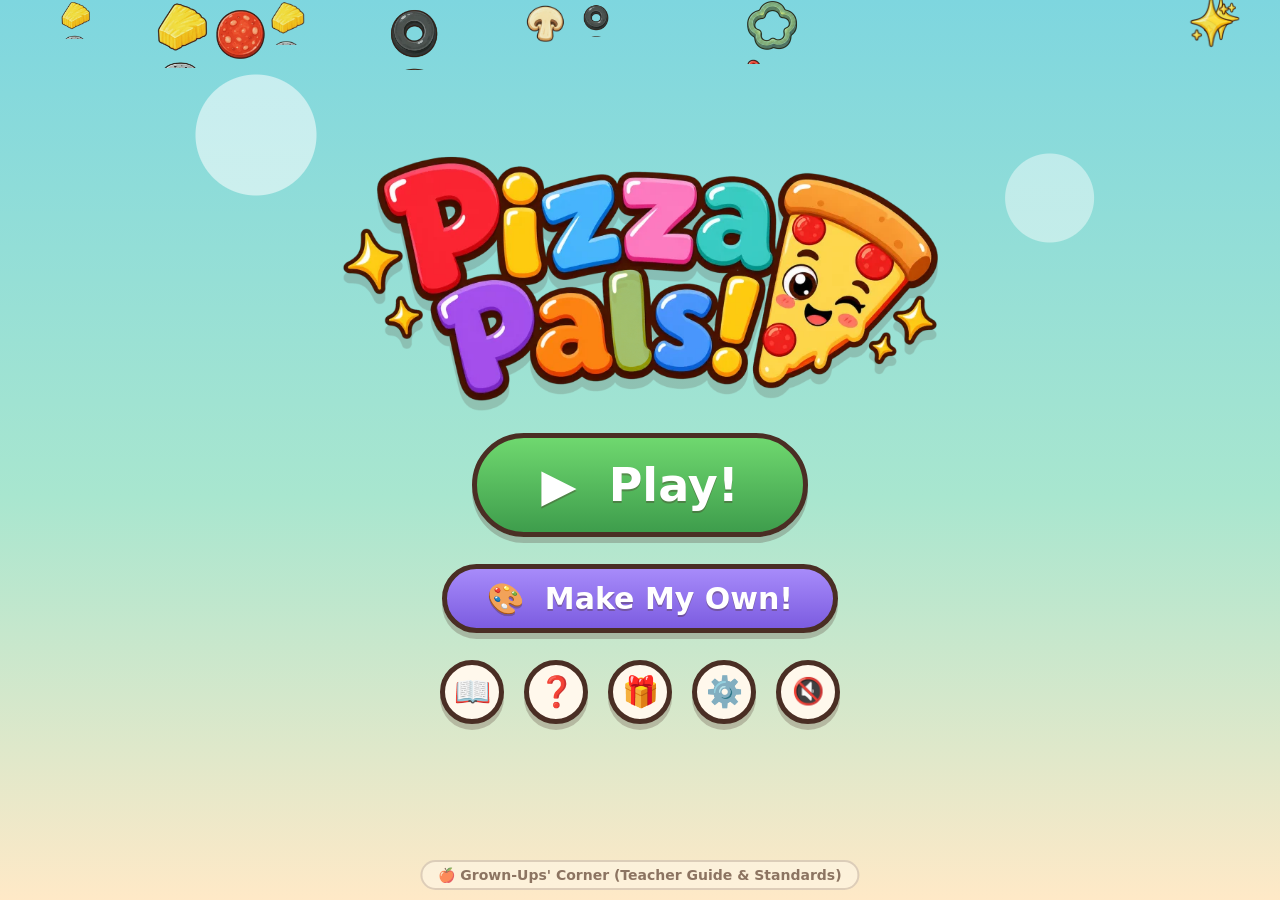
<file: index.html>
<!DOCTYPE html>
<html lang="en">
<head>
<meta charset="UTF-8">
<meta name="viewport" content="width=device-width, initial-scale=1.0, maximum-scale=1.0, user-scalable=no, viewport-fit=cover">
<meta name="apple-mobile-web-app-capable" content="yes">
<meta name="mobile-web-app-capable" content="yes">
<meta name="apple-mobile-web-app-status-bar-style" content="black-translucent">
<meta name="apple-mobile-web-app-title" content="Pizza Pals!">
<title>Pizza Pals! 🍕</title>
<link rel="icon" href="data:image/svg+xml,%3Csvg xmlns='http://www.w3.org/2000/svg' viewBox='0 0 100 100'%3E%3Ctext y='.9em' font-size='90'%3E🍕%3C/text%3E%3C/svg%3E">
<link rel="stylesheet" href="css/style.css">
</head>
<body>
<div id="rotate-overlay">
  <div class="rotate-card">
    <div class="rotate-emoji">🔄📱</div>
    <div class="rotate-text">Turn your tablet sideways!</div>
  </div>
</div>

<div id="app">
  <!-- ============ TITLE SCREEN ============ -->
  <section id="screen-title" class="screen">
    <div class="title-bg"></div>
    <div class="title-floaties" id="title-floaties"></div>
    <div class="title-content">
      <div id="title-logo" class="title-logo"></div>
      <button id="btn-play" class="big-btn btn-play">▶&nbsp; Play!</button>
      <button id="btn-sandbox" class="big-btn btn-sandbox">🎨&nbsp; Make My Own!</button>
      <div class="title-row">
        <button id="btn-stickers" class="round-btn" aria-label="Sticker book">📖</button>
        <button id="btn-tutorial" class="round-btn" aria-label="How to play">❓</button>
        <button id="btn-shop" class="round-btn" aria-label="Reward shop">🎁</button>
        <button id="btn-settings" class="round-btn" aria-label="Teacher settings">⚙️</button>
        <button id="btn-sound-title" class="round-btn btn-sound" aria-label="Sound on or off">🔊</button>
      </div>
      <div class="title-badge" id="title-badge"></div>
      <a id="teacher-link" href="./teacher-guide.html" target="_blank" rel="noopener">🍎 Grown-Ups' Corner (Teacher Guide &amp; Standards)</a>
    </div>
  </section>

  <!-- ============ COUNTER (customer) SCREEN ============ -->
  <section id="screen-counter" class="screen">
    <div class="scene-bg" id="counter-bg"></div>
    <div id="customer-slot"><div id="customer-art"></div></div>
    <div class="counter-front" id="counter-front"></div>
    <div id="speech-bubble" class="speech-bubble hidden">
      <div id="speech-text" role="status" aria-live="polite"></div>
      <div id="speech-order" class="order-card hidden"></div>
      <div id="speech-feedback" class="feedback-card hidden"></div>
      <button id="btn-hear" class="hear-btn hidden" aria-label="Hear the order">🔊 Hear it</button>
    </div>
    <div id="serve-tray" class="serve-tray hidden"></div>
    <button id="btn-make" class="big-btn btn-make hidden">Let's make it! 🍕</button>
    <button id="btn-next" class="big-btn btn-next hidden">Next customer! 🔔</button>
  </section>

  <!-- ============ KITCHEN SCREEN ============ -->
  <section id="screen-kitchen" class="screen">
    <div class="scene-bg" id="kitchen-bg"></div>
    <div id="kitchen-order" class="order-strip"></div>
    <div id="order-timer" class="order-timer hidden" aria-label="Order timer">⏱ 0:00</div>
    <div id="step-hint" class="step-hint" role="status" aria-live="polite"></div>
    <div id="base-choices" class="base-choices hidden" aria-label="Choose the requested pizza base"></div>
    <div id="pizza-zone" role="button" tabindex="0" aria-label="Pizza work area. Follow the instruction shown above.">
      <div id="pizza-wrap">
        <div id="pizza-base"></div>
        <div id="pizza-toppings"></div>
      </div>
      <div id="tool-cursor" class="hidden"></div>
    </div>
    <div id="topping-bins" class="topping-bins hidden"></div>
    <button id="btn-bake" class="big-btn btn-bake hidden">Bake it! 🔥</button>
    <!-- oven overlay -->
    <div id="oven-overlay" class="hidden">
      <div id="oven-art"></div>
      <div id="oven-pizza"></div>
      <div id="oven-timer" class="hidden"><div id="oven-timer-fill"></div><div id="oven-timer-emoji">🍕</div></div>
      <div id="oven-label" class="oven-label hidden"></div>
      <button id="btn-serve" class="big-btn btn-serve hidden">Serve it! 🛎️</button>
    </div>
  </section>

  <!-- ============ STICKER BOOK ============ -->
  <section id="screen-stickers" class="screen">
    <div class="stickers-bg"></div>
    <h1 class="stickers-title">⭐ My Pizza Pals ⭐</h1>
    <div id="sticker-grid" class="sticker-grid"></div>
    <button id="btn-stickers-back" class="big-btn btn-back-title">⬅ Back</button>
  </section>

  <!-- persistent HUD -->
  <div id="hud" class="hidden">
    <button id="btn-home" class="round-btn" aria-label="Home">🏠</button>
    <button class="hud-pill" id="hud-coins" aria-label="Open reward shop"><span class="hud-ico" id="hud-coin-ico">🪙</span><span class="hud-label">Coins</span><span id="coin-count">0</span></button>
    <div class="hud-pill" id="hud-served" aria-label="Pizzas made"><span class="hud-ico">🍕</span><span class="hud-label">Pizzas</span><span id="served-count">0</span></div>
    <div class="hud-level" id="hud-level">Level 1</div>
    <button id="btn-sound" class="round-btn btn-sound" aria-label="Sound on or off">🔊</button>
  </div>

  <!-- accessible in-game panels -->
  <div id="modal-backdrop" class="modal-backdrop hidden">
    <section id="panel-tutorial" class="game-panel hidden" role="dialog" aria-modal="true" aria-labelledby="tutorial-title">
      <button class="panel-close" data-close-panel aria-label="Close">✕</button>
      <h2 id="tutorial-title">How to Play</h2>
      <div id="tutorial-visual" class="tutorial-visual" aria-hidden="true">👂</div>
      <p id="tutorial-text"></p>
      <div class="panel-actions"><button id="btn-tutorial-prev" class="small-btn">Back</button><span id="tutorial-progress"></span><button id="btn-tutorial-next" class="small-btn primary">Next</button></div>
    </section>

    <section id="panel-settings" class="game-panel settings-panel hidden" role="dialog" aria-modal="true" aria-labelledby="settings-title">
      <button class="panel-close" data-close-panel aria-label="Close">✕</button>
      <h2 id="settings-title">Teacher Settings</h2>
      <label>Difficulty
        <select id="setting-difficulty">
          <option value="1">Level 1 — one topping</option>
          <option value="2">Level 2 — ingredient choices</option>
          <option value="3">Level 3 — memory and two toppings</option>
          <option value="4">Level 4 — placement and exclusions</option>
        </select>
      </label>
      <label>Instruction format
        <select id="setting-instructions">
          <option value="both">Words, pictures, and audio</option>
          <option value="listen">Listening only</option>
          <option value="read">Reading only</option>
        </select>
      </label>
      <label class="check-row"><input id="setting-memory" type="checkbox"> Hide the order while cooking</label>
      <label class="check-row"><input id="setting-hints" type="checkbox"> Highlight requested toppings</label>
      <label class="check-row"><input id="setting-quick" type="checkbox"> Quick prep after three pizzas</label>
      <label class="check-row"><input id="setting-timer" type="checkbox"> Show a no-pressure completion timer</label>
      <label class="check-row"><input id="setting-motion" type="checkbox"> Reduce animation</label>
      <div class="panel-actions"><button id="btn-report" class="small-btn">View learning summary</button><button id="btn-save-settings" class="small-btn primary">Save</button></div>
    </section>

    <section id="panel-report" class="game-panel hidden" role="dialog" aria-modal="true" aria-labelledby="report-title">
      <button class="panel-close" data-close-panel aria-label="Close">✕</button>
      <h2 id="report-title">Learning Summary</h2>
      <div id="report-content" class="report-grid"></div>
      <div class="panel-actions"><button id="btn-reset-report" class="small-btn danger">Reset summary</button><button class="small-btn primary" data-close-panel>Done</button></div>
    </section>

    <section id="panel-shop" class="game-panel hidden" role="dialog" aria-modal="true" aria-labelledby="shop-title">
      <button class="panel-close" data-close-panel aria-label="Close">✕</button>
      <h2 id="shop-title">Pizza Prize Shop</h2>
      <p class="shop-balance">🪙 <span id="shop-coins">0</span> coins</p>
      <div id="shop-grid" class="shop-grid"></div>
    </section>
  </div>

  <div id="fx-layer" aria-hidden="true"></div>
  <div id="banner" class="banner hidden" role="status" aria-live="polite"></div>
  <div id="sr-status" class="sr-only" role="status" aria-live="polite"></div>
</div>

<script src="js/audio.js"></script>
<script src="js/voice.js"></script>
<script src="js/assets-food.js"></script>
<script src="js/assets-scenes.js"></script>
<script src="js/assets-characters-a.js"></script>
<script src="js/assets-characters-b.js"></script>
<script src="js/assets-raster.js"></script>
<script src="js/game.js"></script>

<!-- Engine bridge (ES module — builds window.CE, then calls
     window.__ppStart() to boot the game). Must be the LAST script:
     everything above is a classic script and needs to have already run
     and defined its globals (window.GameAudio, window.GameVoice,
     window.GAME_ASSETS, window.__ppStart) first. Module scripts execute
     after the document has finished parsing regardless of position, so
     this only needs to be last for readability, not correctness. -->
<script type="module" src="js/engine-bridge.js"></script>
</body>
</html>
</file>
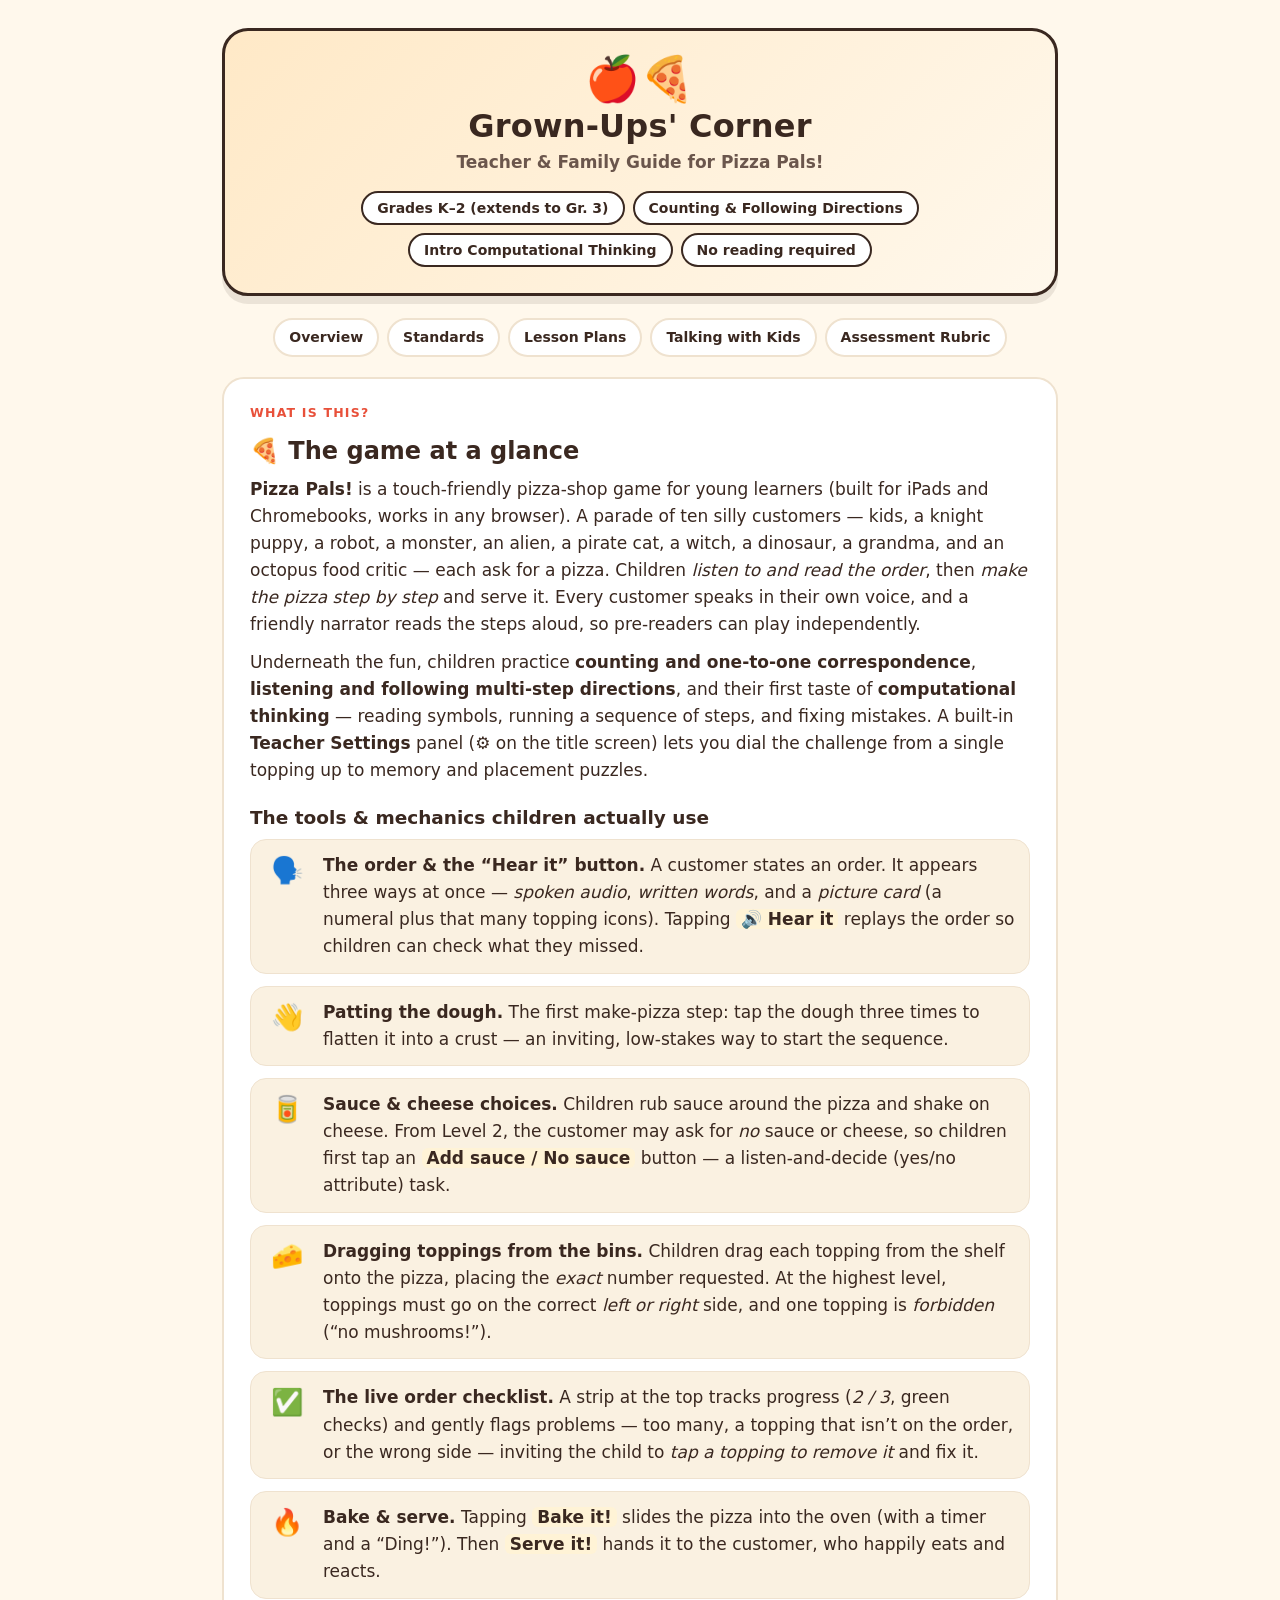
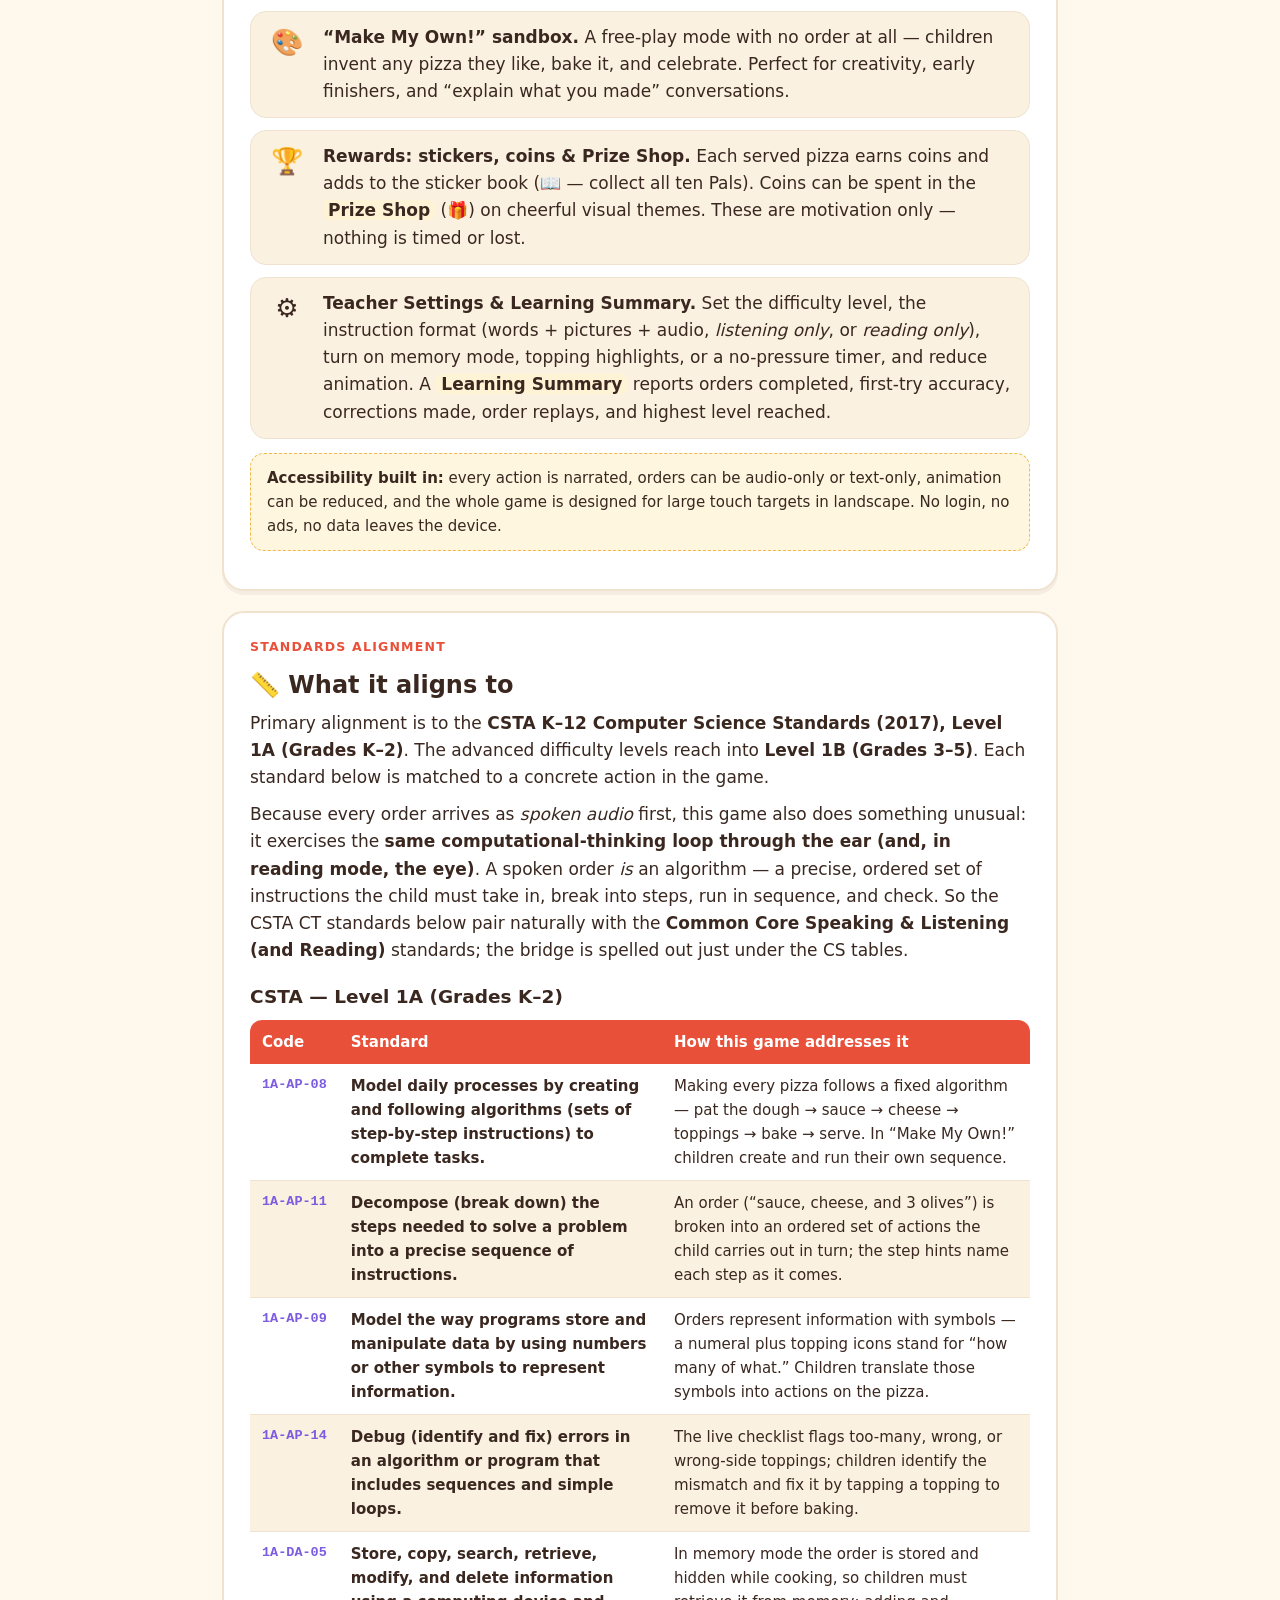
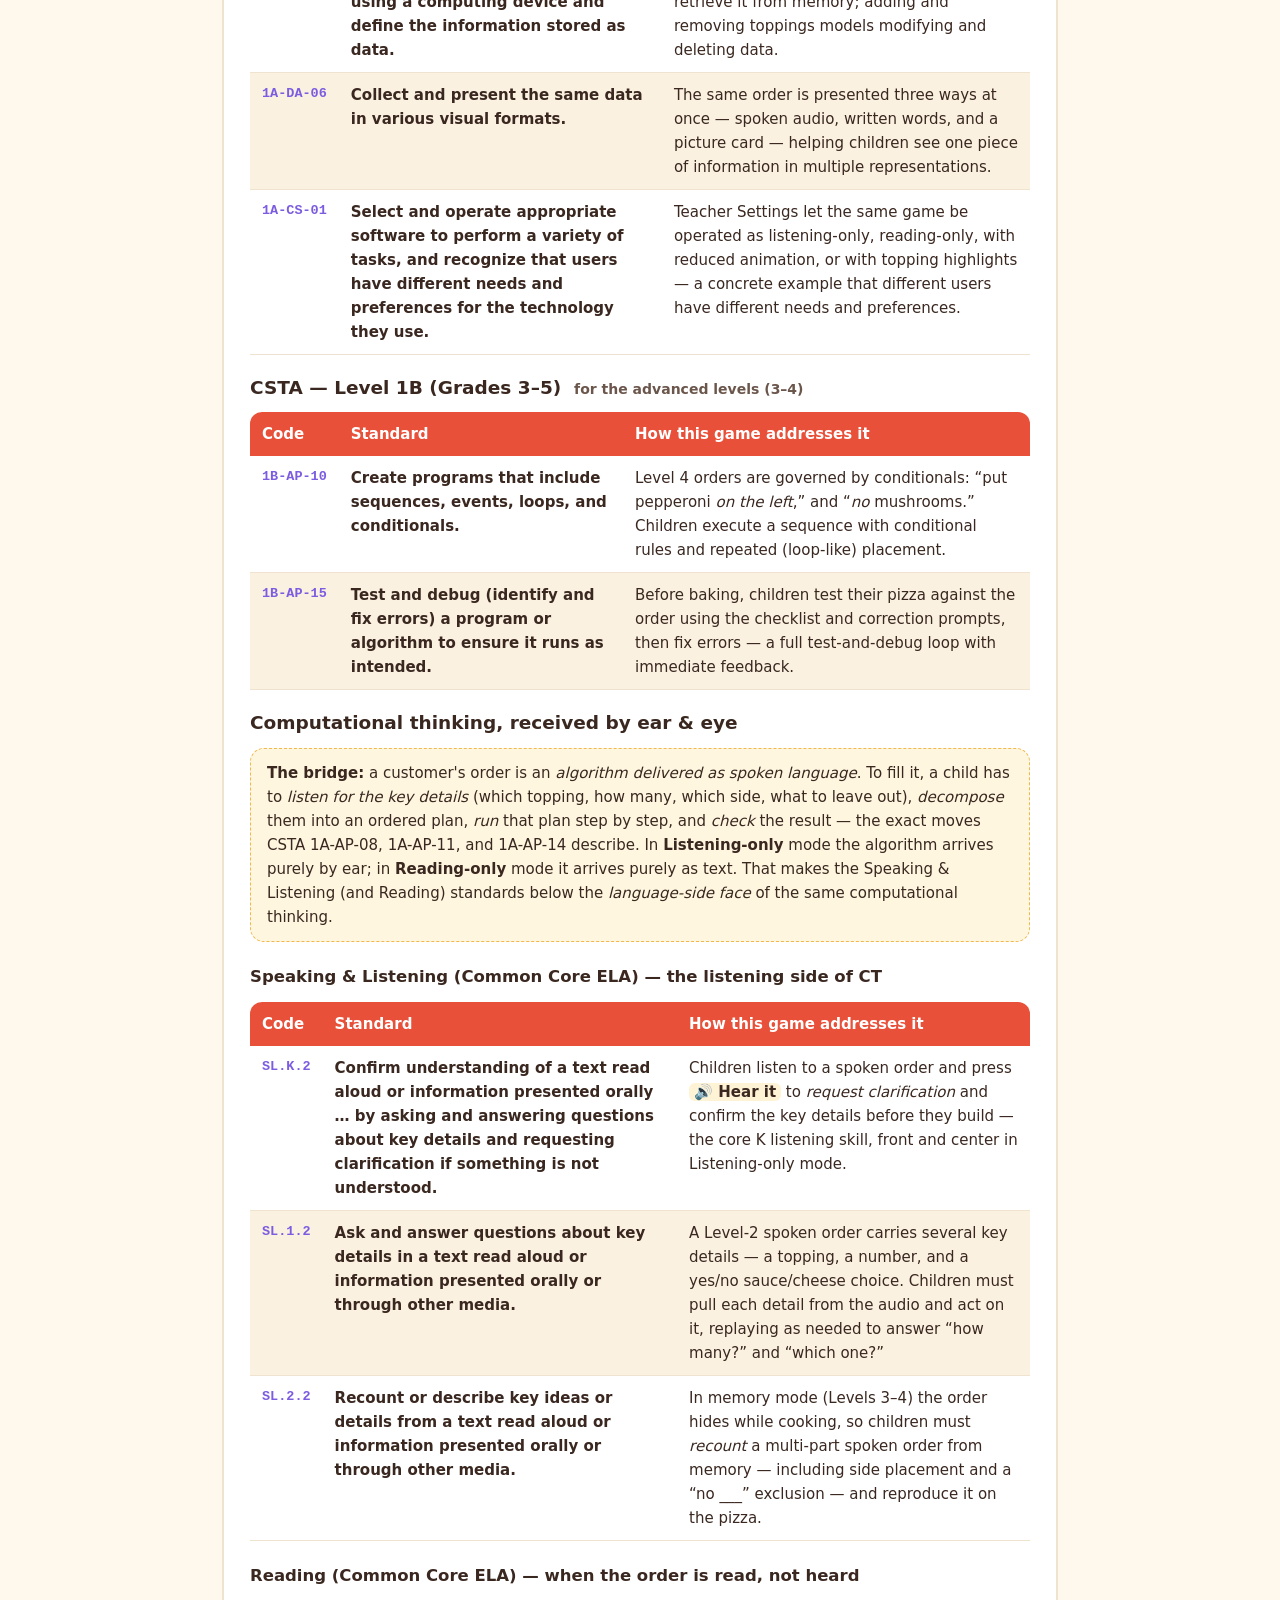
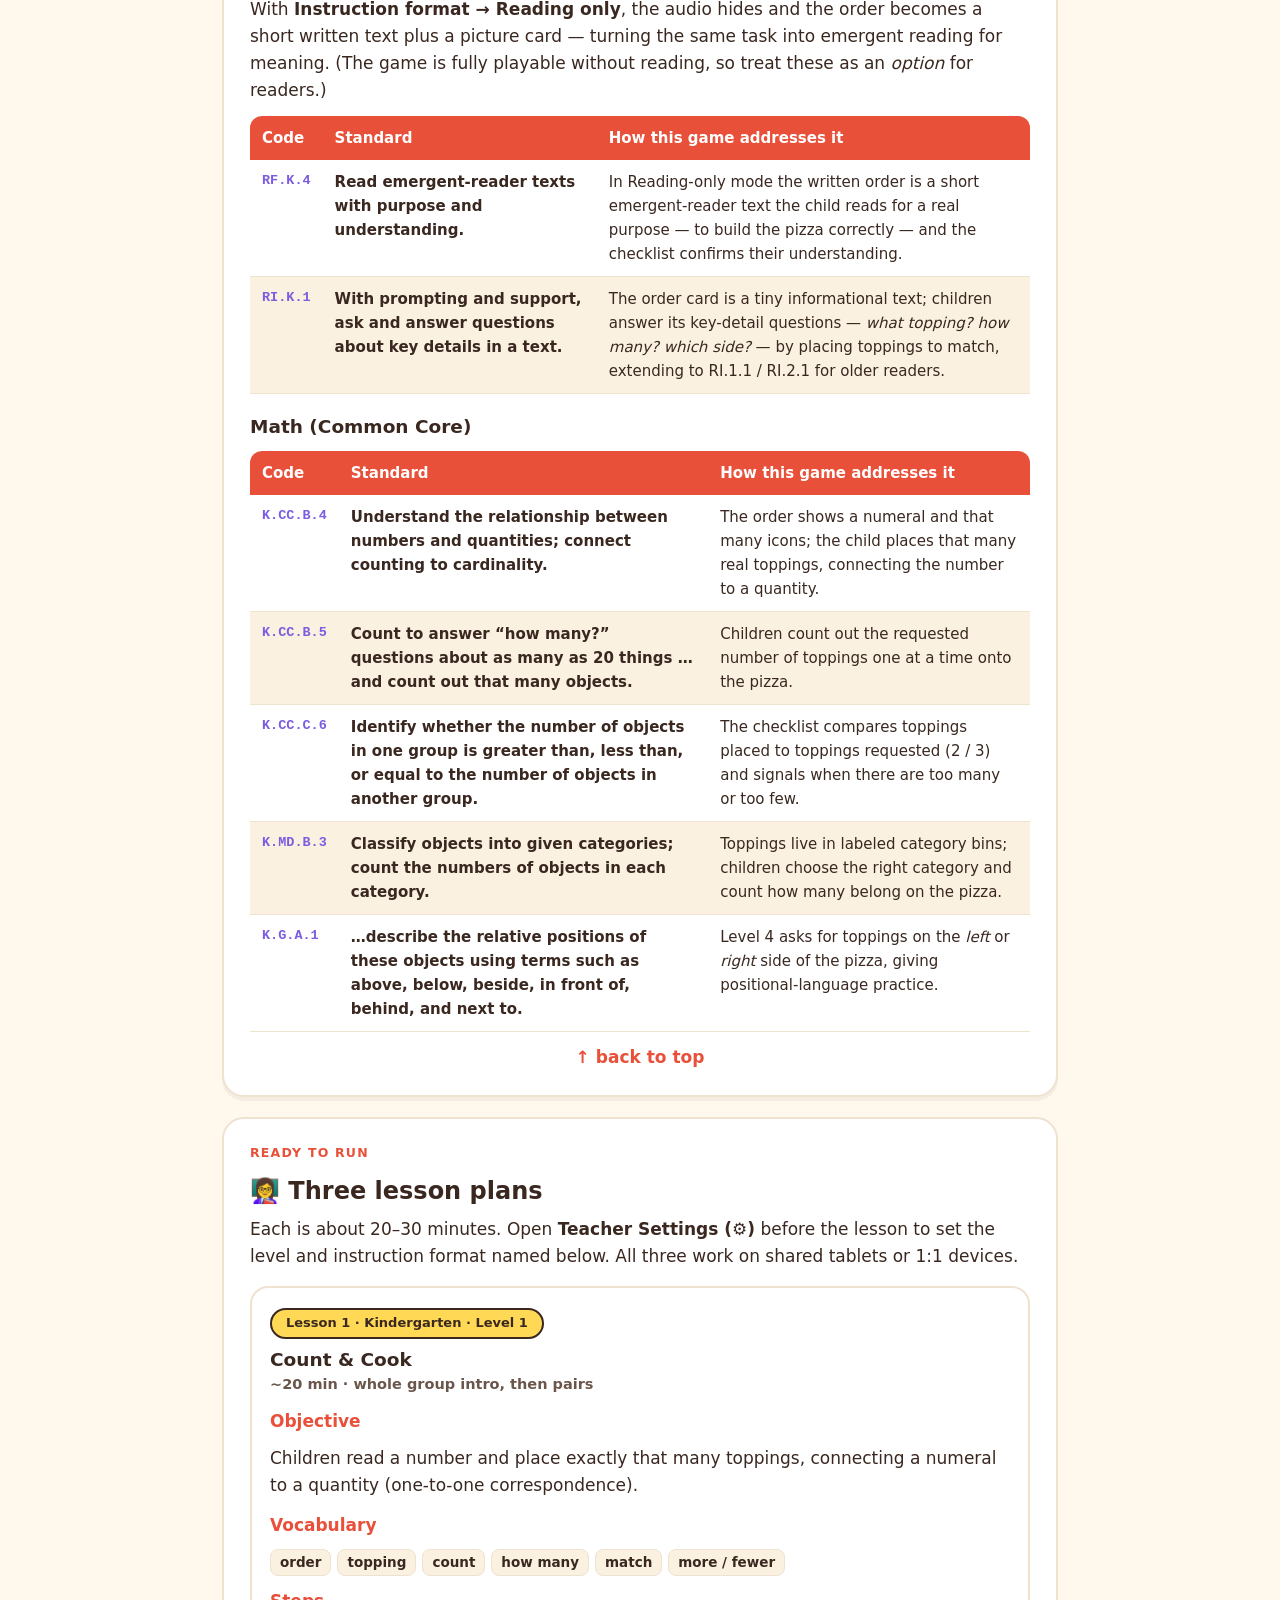
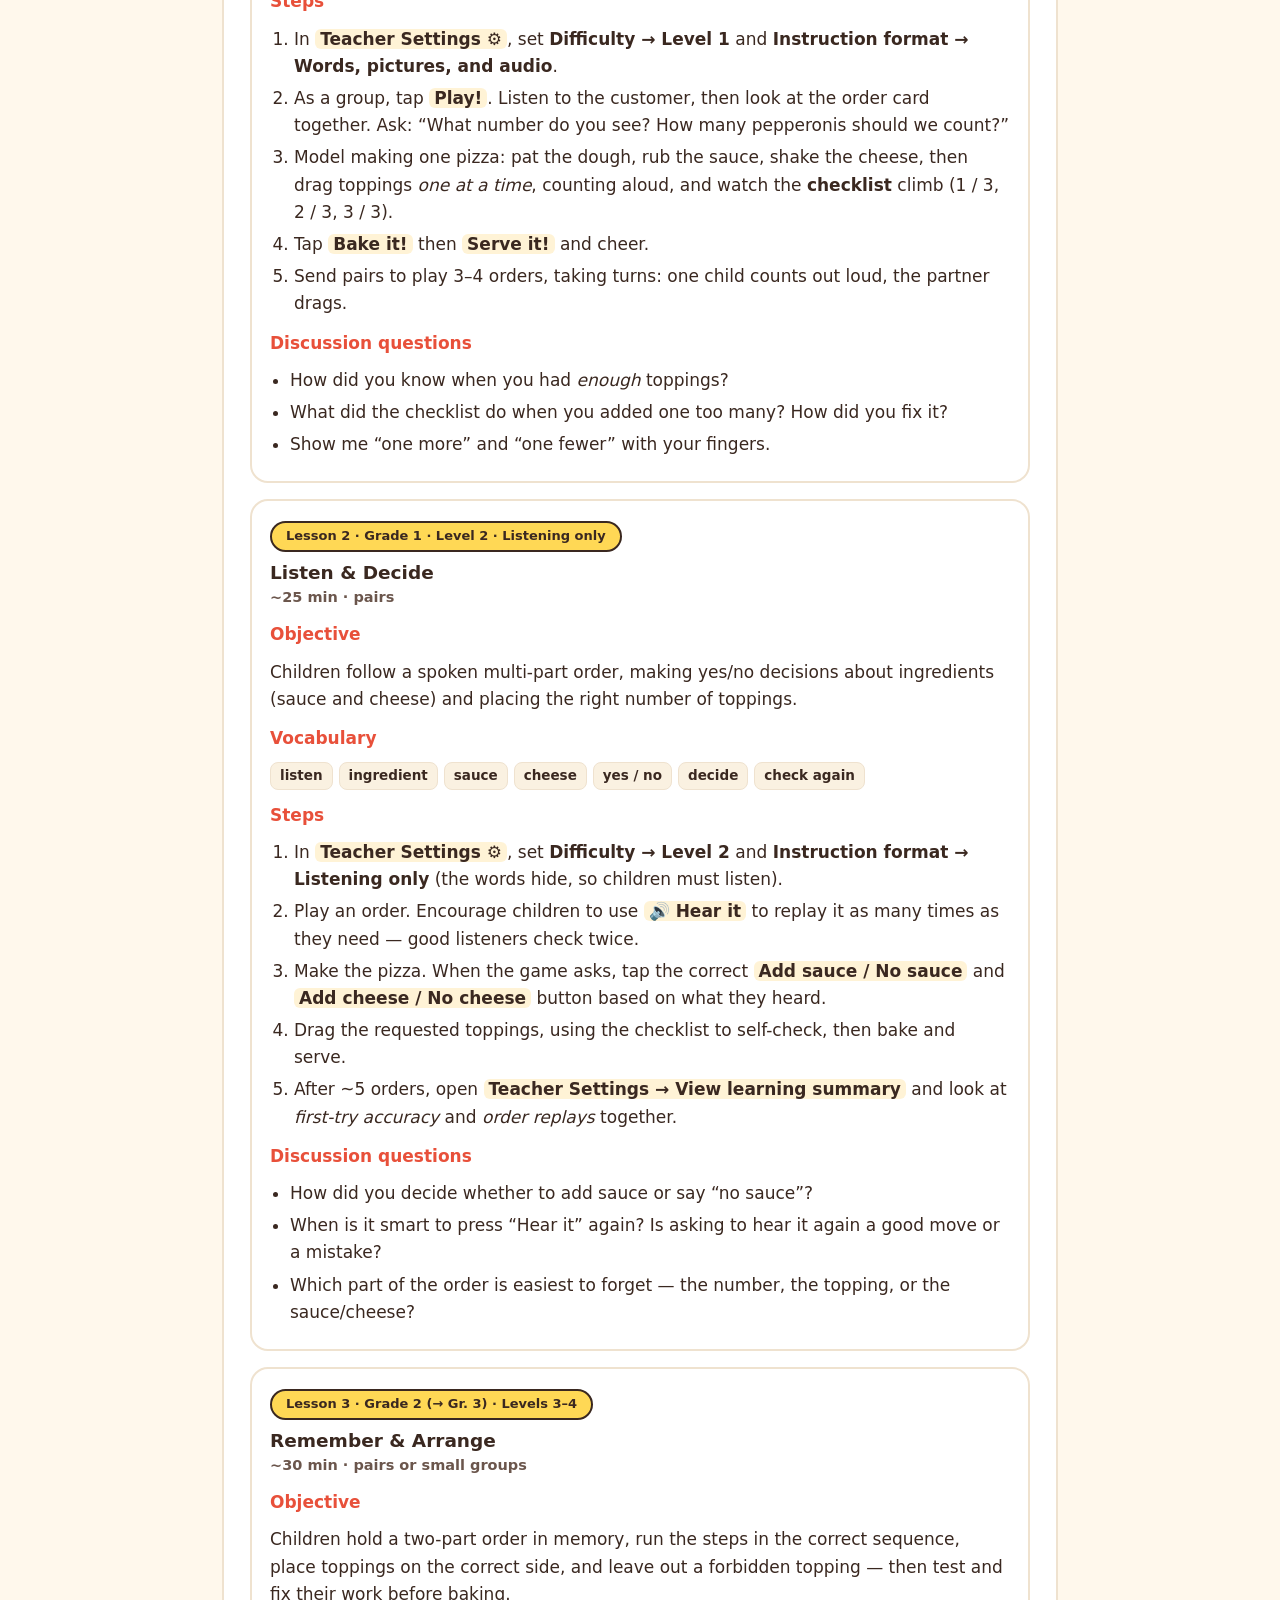
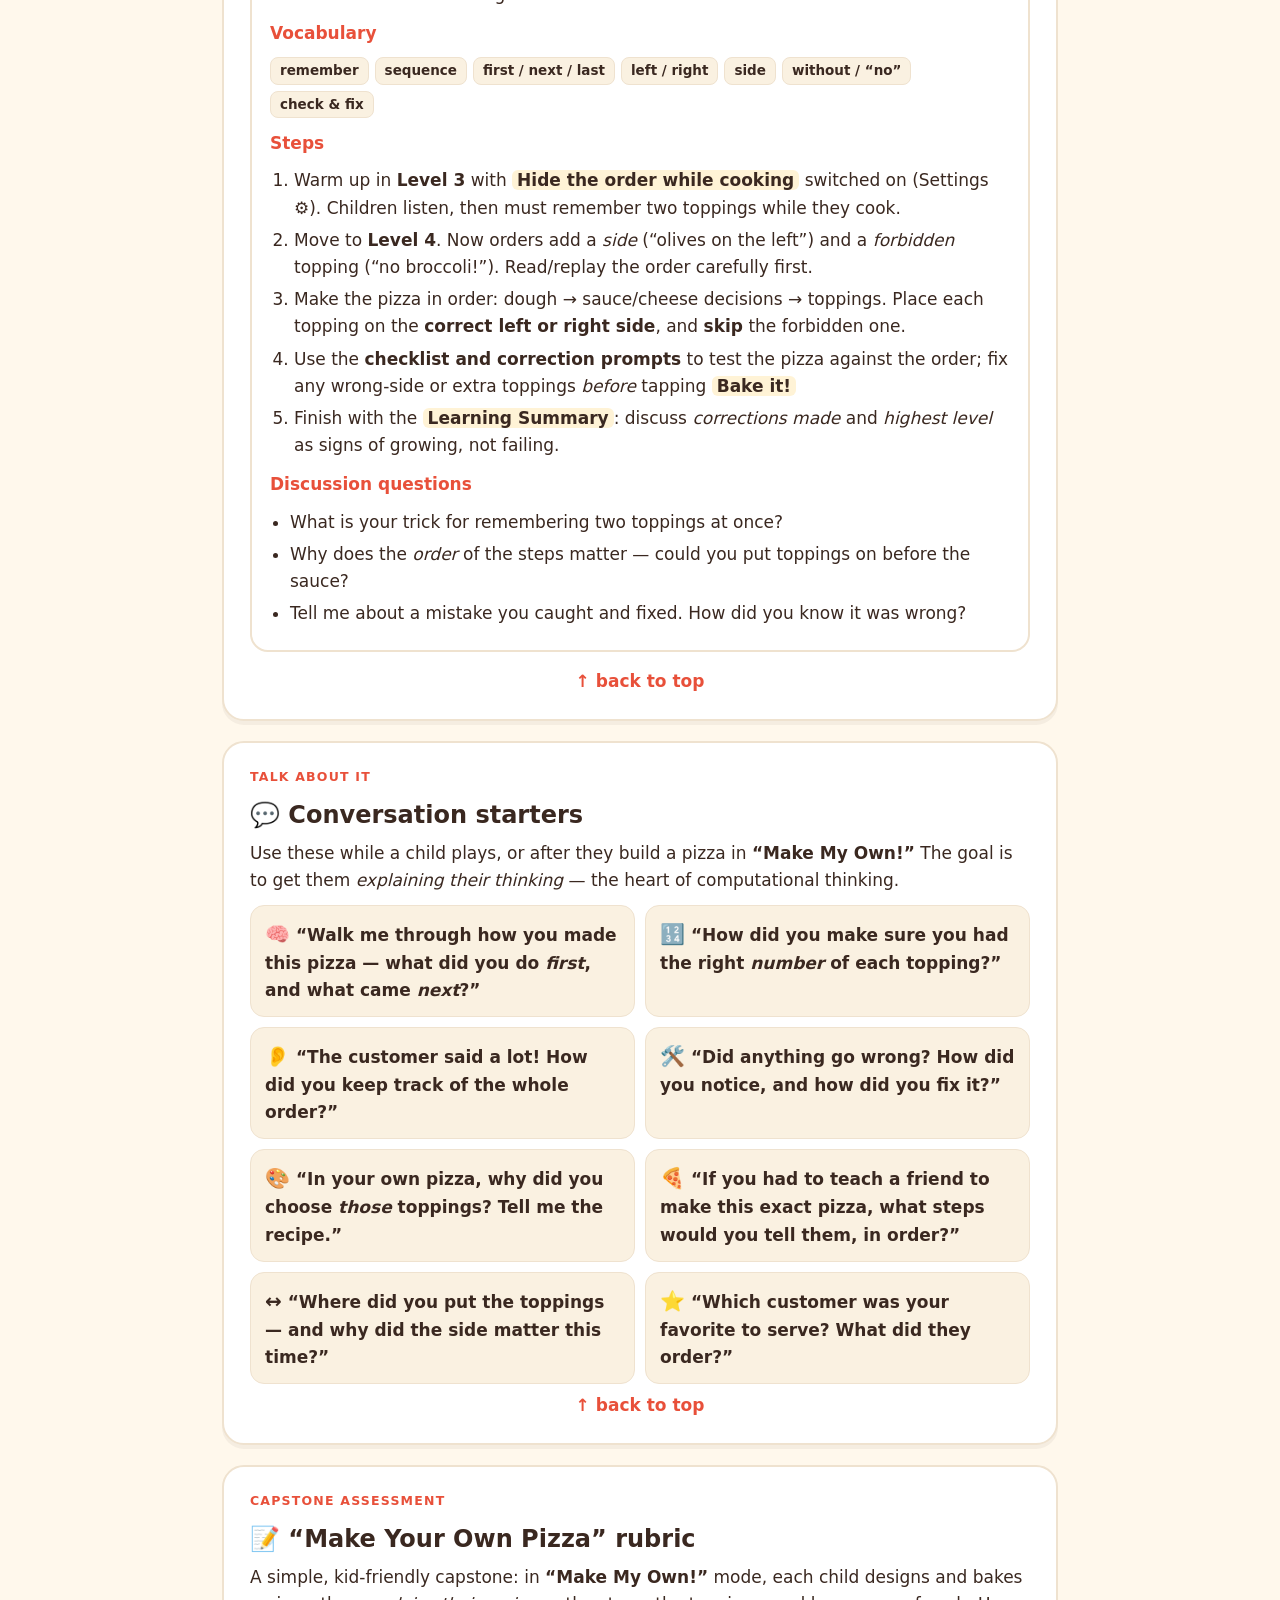
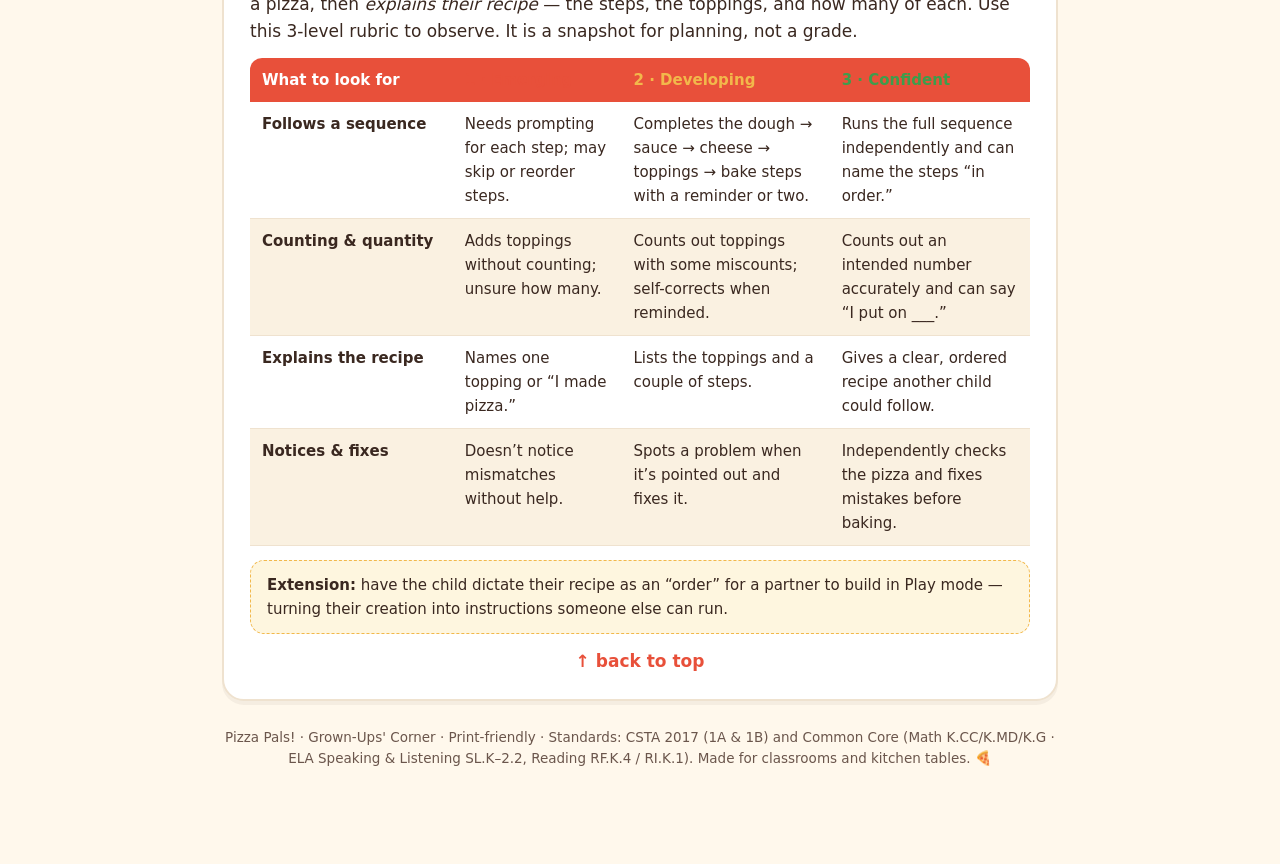
<file: teacher-guide.html>
<!DOCTYPE html>
<html lang="en">
<head>
<meta charset="UTF-8">
<meta name="viewport" content="width=device-width, initial-scale=1.0">
<title>Pizza Pals! — Grown-Ups' Corner (Teacher Guide)</title>
<style>
  :root{
    --tomato:#E8503A; --coral:#FF6B6B; --crust:#F2B84B; --cheese:#FFD855;
    --leaf:#3E9D4C; --grape:#7C5CE0; --teal:#2FA9B8; --ink:#3A2820; --ink-soft:#6b564c;
    --cream:#FFF8EC; --paper:#ffffff; --line:#efe2cf; --shade:#faf1e1;
  }
  *{box-sizing:border-box;}
  html{-webkit-text-size-adjust:100%;}
  body{
    margin:0; color:var(--ink); background:var(--cream);
    font-family:"Segoe UI",system-ui,-apple-system,"Helvetica Neue",Arial,sans-serif;
    line-height:1.6; font-size:17px;
  }
  .wrap{max-width:880px; margin:0 auto; padding:28px 22px 70px;}
  h1,h2,h3{line-height:1.2; color:var(--ink);}
  a{color:var(--tomato);}

  /* header */
  .masthead{
    background:linear-gradient(135deg,#FFE9C7,#FFF8EC);
    border:3px solid var(--ink); border-radius:26px;
    padding:26px 30px; text-align:center; box-shadow:0 8px 0 rgba(58,40,32,.10);
    position:relative; overflow:hidden;
  }
  .masthead .apple{font-size:44px; line-height:1;}
  .masthead h1{margin:6px 0 4px; font-size:32px; letter-spacing:.2px;}
  .masthead .sub{margin:0; color:var(--ink-soft); font-weight:600;}
  .pills{margin-top:14px; display:flex; gap:8px; flex-wrap:wrap; justify-content:center;}
  .pill{background:#fff; border:2px solid var(--ink); border-radius:999px;
    padding:4px 14px; font-size:14px; font-weight:700;}

  /* nav */
  nav.toc{margin:22px 0 8px; display:flex; gap:8px; flex-wrap:wrap; justify-content:center;}
  nav.toc a{background:#fff; border:2px solid var(--line); border-radius:999px;
    padding:6px 14px; font-size:14px; font-weight:700; text-decoration:none; color:var(--ink);}
  nav.toc a:hover{border-color:var(--tomato); color:var(--tomato);}

  /* cards / sections */
  section.card{
    background:var(--paper); border:2px solid var(--line); border-radius:22px;
    padding:24px 26px; margin:20px 0; box-shadow:0 4px 0 rgba(58,40,32,.05);
  }
  section.card > h2{
    display:flex; align-items:center; gap:10px; margin:0 0 4px; font-size:24px;
  }
  .kicker{color:var(--tomato); font-weight:800; text-transform:uppercase;
    letter-spacing:1.2px; font-size:12.5px; margin:0 0 14px;}
  h3{font-size:18.5px; margin:22px 0 6px;}
  p{margin:10px 0;}

  /* mechanic list */
  .mech{display:grid; gap:12px; margin-top:10px;}
  .mech .row{display:grid; grid-template-columns:44px 1fr; gap:14px; align-items:start;
    background:var(--shade); border:1.5px solid var(--line); border-radius:16px; padding:12px 14px;}
  .mech .ic{font-size:26px; text-align:center; line-height:1.4;}
  .mech b{color:var(--ink);}

  /* tables */
  table{width:100%; border-collapse:collapse; margin:12px 0; font-size:15px;}
  th,td{text-align:left; vertical-align:top; padding:10px 12px; border-bottom:1.5px solid var(--line);}
  thead th{background:var(--tomato); color:#fff; border-bottom:none;}
  thead th:first-child{border-top-left-radius:12px;}
  thead th:last-child{border-top-right-radius:12px;}
  tbody tr:nth-child(even){background:var(--shade);}
  td.code{font-family:"SF Mono",ui-monospace,Consolas,monospace; font-weight:700;
    color:var(--grape); white-space:nowrap; font-size:13.5px;}
  .std-title{font-weight:700;}

  /* lessons */
  .lesson{border:2px solid var(--line); border-radius:18px; padding:4px 18px 18px; margin:16px 0; background:#fff;}
  .lesson .tag{display:inline-block; margin:16px 0 2px; background:var(--cheese); color:var(--ink);
    border:2px solid var(--ink); border-radius:999px; padding:3px 14px; font-weight:800; font-size:13px;}
  .lesson h3{margin:8px 0 2px;}
  .meta{color:var(--ink-soft); font-weight:600; font-size:14.5px; margin:2px 0 8px;}
  .lesson .lab{font-weight:800; color:var(--tomato); margin-top:12px;}
  .vocab{display:flex; flex-wrap:wrap; gap:6px; margin:6px 0;}
  .vocab span{background:var(--shade); border:1.5px solid var(--line); border-radius:8px;
    padding:2px 9px; font-size:13.5px; font-weight:600;}
  ol.steps{margin:6px 0 6px 2px; padding-left:22px;}
  ol.steps li{margin:5px 0;}
  ul.q{margin:6px 0 0; padding-left:20px;}
  ul.q li{margin:5px 0;}
  .tool{background:#fff3d6; border-radius:6px; padding:0 5px; font-weight:700; white-space:nowrap;}

  /* starters */
  .starters{display:grid; gap:10px; grid-template-columns:1fr 1fr;}
  .starters .s{background:var(--shade); border:1.5px solid var(--line); border-radius:14px;
    padding:12px 14px; font-weight:600;}
  .starters .s .e{font-size:20px;}

  /* rubric */
  .rub th:first-child{width:26%;}
  .lvl1{color:var(--tomato);} .lvl2{color:var(--crust);} .lvl3{color:var(--leaf);}

  .note{background:#fef6df; border:1.5px dashed var(--crust); border-radius:14px;
    padding:12px 16px; margin:14px 0; font-size:15px;}
  footer{text-align:center; color:var(--ink-soft); font-size:13.5px; margin-top:26px;}
  .backtop{text-align:center; margin-top:8px;}
  .backtop a{font-weight:700; text-decoration:none;}

  @media (max-width:620px){
    .starters{grid-template-columns:1fr;}
    .mech .row{grid-template-columns:36px 1fr;}
    body{font-size:16px;}
  }
  @media print{
    body{background:#fff;}
    .wrap{max-width:100%; padding:0;}
    nav.toc,.backtop{display:none;}
    section.card,.lesson,.masthead{box-shadow:none; break-inside:avoid;}
    section.card{border-color:#ccc;}
    thead th{background:#e0e0e0 !important; color:#000 !important;}
    a{color:#000; text-decoration:none;}
  }
</style>
</head>
<body>
<div class="wrap">

  <header class="masthead">
    <div class="apple">🍎🍕</div>
    <h1>Grown-Ups' Corner</h1>
    <p class="sub">Teacher &amp; Family Guide for <strong>Pizza Pals!</strong></p>
    <div class="pills">
      <span class="pill">Grades K–2 (extends to Gr. 3)</span>
      <span class="pill">Counting &amp; Following Directions</span>
      <span class="pill">Intro Computational Thinking</span>
      <span class="pill">No reading required</span>
    </div>
  </header>

  <nav class="toc">
    <a href="#overview">Overview</a>
    <a href="#standards">Standards</a>
    <a href="#lessons">Lesson Plans</a>
    <a href="#talk">Talking with Kids</a>
    <a href="#rubric">Assessment Rubric</a>
  </nav>

  <!-- ============ 1. OVERVIEW ============ -->
  <section class="card" id="overview">
    <p class="kicker">What is this?</p>
    <h2>🍕 The game at a glance</h2>
    <p><strong>Pizza Pals!</strong> is a touch-friendly pizza-shop game for young learners (built for
    iPads and Chromebooks, works in any browser). A parade of ten silly customers — kids, a knight
    puppy, a robot, a monster, an alien, a pirate cat, a witch, a dinosaur, a grandma, and an octopus
    food critic — each ask for a pizza. Children <em>listen to and read the order</em>, then
    <em>make the pizza step by step</em> and serve it. Every customer speaks in their own voice, and
    a friendly narrator reads the steps aloud, so pre-readers can play independently.</p>
    <p>Underneath the fun, children practice <strong>counting and one-to-one correspondence</strong>,
    <strong>listening and following multi-step directions</strong>, and their first taste of
    <strong>computational thinking</strong> — reading symbols, running a sequence of steps, and fixing
    mistakes. A built-in <strong>Teacher Settings</strong> panel (⚙️ on the title screen) lets you
    dial the challenge from a single topping up to memory and placement puzzles.</p>

    <h3>The tools &amp; mechanics children actually use</h3>
    <div class="mech">
      <div class="row"><div class="ic">🗣️</div><div><b>The order &amp; the “Hear it” button.</b>
        A customer states an order. It appears three ways at once — <em>spoken audio</em>, <em>written
        words</em>, and a <em>picture card</em> (a numeral plus that many topping icons). Tapping
        <span class="tool">🔊 Hear it</span> replays the order so children can check what they missed.</div></div>
      <div class="row"><div class="ic">👋</div><div><b>Patting the dough.</b> The first make-pizza step:
        tap the dough three times to flatten it into a crust — an inviting, low-stakes way to start the
        sequence.</div></div>
      <div class="row"><div class="ic">🥫</div><div><b>Sauce &amp; cheese choices.</b> Children rub sauce
        around the pizza and shake on cheese. From Level 2, the customer may ask for <em>no</em> sauce or
        cheese, so children first tap an <span class="tool">Add sauce / No sauce</span> button — a
        listen-and-decide (yes/no attribute) task.</div></div>
      <div class="row"><div class="ic">🧀</div><div><b>Dragging toppings from the bins.</b> Children drag
        each topping from the shelf onto the pizza, placing the <em>exact</em> number requested. At the
        highest level, toppings must go on the correct <em>left or right</em> side, and one topping is
        <em>forbidden</em> (“no mushrooms!”).</div></div>
      <div class="row"><div class="ic">✅</div><div><b>The live order checklist.</b> A strip at the top
        tracks progress (<em>2 / 3</em>, green checks) and gently flags problems — too many, a topping
        that isn’t on the order, or the wrong side — inviting the child to <em>tap a topping to remove
        it</em> and fix it.</div></div>
      <div class="row"><div class="ic">🔥</div><div><b>Bake &amp; serve.</b> Tapping <span class="tool">Bake
        it!</span> slides the pizza into the oven (with a timer and a “Ding!”). Then
        <span class="tool">Serve it!</span> hands it to the customer, who happily eats and reacts.</div></div>
      <div class="row"><div class="ic">🎨</div><div><b>“Make My Own!” sandbox.</b> A free-play mode with no
        order at all — children invent any pizza they like, bake it, and celebrate. Perfect for creativity,
        early finishers, and “explain what you made” conversations.</div></div>
      <div class="row"><div class="ic">🏆</div><div><b>Rewards: stickers, coins &amp; Prize Shop.</b> Each
        served pizza earns coins and adds to the sticker book (📖 — collect all ten Pals). Coins can be
        spent in the <span class="tool">Prize Shop</span> (🎁) on cheerful visual themes. These are
        motivation only — nothing is timed or lost.</div></div>
      <div class="row"><div class="ic">⚙️</div><div><b>Teacher Settings &amp; Learning Summary.</b> Set the
        difficulty level, the instruction format (words + pictures + audio, <em>listening only</em>, or
        <em>reading only</em>), turn on memory mode, topping highlights, or a no-pressure timer, and reduce
        animation. A <span class="tool">Learning Summary</span> reports orders completed, first-try
        accuracy, corrections made, order replays, and highest level reached.</div></div>
    </div>

    <div class="note"><strong>Accessibility built in:</strong> every action is narrated, orders can be
    audio-only or text-only, animation can be reduced, and the whole game is designed for large touch
    targets in landscape. No login, no ads, no data leaves the device.</div>
  </section>

  <!-- ============ 2. STANDARDS ============ -->
  <section class="card" id="standards">
    <p class="kicker">Standards alignment</p>
    <h2>📏 What it aligns to</h2>
    <p>Primary alignment is to the <strong>CSTA K–12 Computer Science Standards (2017), Level 1A
    (Grades K–2)</strong>. The advanced difficulty levels reach into <strong>Level 1B (Grades 3–5)</strong>.
    Each standard below is matched to a concrete action in the game.</p>
    <p>Because every order arrives as <em>spoken audio</em> first, this game also does something unusual:
    it exercises the <strong>same computational-thinking loop through the ear (and, in reading mode, the
    eye)</strong>. A spoken order <em>is</em> an algorithm — a precise, ordered set of instructions the
    child must take in, break into steps, run in sequence, and check. So the CSTA CT standards below pair
    naturally with the <strong>Common Core Speaking &amp; Listening (and Reading)</strong> standards; the
    bridge is spelled out just under the CS tables.</p>

    <h3>CSTA — Level 1A (Grades K–2)</h3>
    <table>
      <thead><tr><th>Code</th><th>Standard</th><th>How this game addresses it</th></tr></thead>
      <tbody>
        <tr>
          <td class="code">1A-AP-08</td>
          <td><span class="std-title">Model daily processes by creating and following algorithms (sets of step-by-step instructions) to complete tasks.</span></td>
          <td>Making every pizza follows a fixed algorithm — pat the dough → sauce → cheese → toppings → bake → serve. In “Make My Own!” children create and run their own sequence.</td>
        </tr>
        <tr>
          <td class="code">1A-AP-11</td>
          <td><span class="std-title">Decompose (break down) the steps needed to solve a problem into a precise sequence of instructions.</span></td>
          <td>An order (“sauce, cheese, and 3 olives”) is broken into an ordered set of actions the child carries out in turn; the step hints name each step as it comes.</td>
        </tr>
        <tr>
          <td class="code">1A-AP-09</td>
          <td><span class="std-title">Model the way programs store and manipulate data by using numbers or other symbols to represent information.</span></td>
          <td>Orders represent information with symbols — a numeral plus topping icons stand for “how many of what.” Children translate those symbols into actions on the pizza.</td>
        </tr>
        <tr>
          <td class="code">1A-AP-14</td>
          <td><span class="std-title">Debug (identify and fix) errors in an algorithm or program that includes sequences and simple loops.</span></td>
          <td>The live checklist flags too-many, wrong, or wrong-side toppings; children identify the mismatch and fix it by tapping a topping to remove it before baking.</td>
        </tr>
        <tr>
          <td class="code">1A-DA-05</td>
          <td><span class="std-title">Store, copy, search, retrieve, modify, and delete information using a computing device and define the information stored as data.</span></td>
          <td>In memory mode the order is stored and hidden while cooking, so children must retrieve it from memory; adding and removing toppings models modifying and deleting data.</td>
        </tr>
        <tr>
          <td class="code">1A-DA-06</td>
          <td><span class="std-title">Collect and present the same data in various visual formats.</span></td>
          <td>The same order is presented three ways at once — spoken audio, written words, and a picture card — helping children see one piece of information in multiple representations.</td>
        </tr>
        <tr>
          <td class="code">1A-CS-01</td>
          <td><span class="std-title">Select and operate appropriate software to perform a variety of tasks, and recognize that users have different needs and preferences for the technology they use.</span></td>
          <td>Teacher Settings let the same game be operated as listening-only, reading-only, with reduced animation, or with topping highlights — a concrete example that different users have different needs and preferences.</td>
        </tr>
      </tbody>
    </table>

    <h3>CSTA — Level 1B (Grades 3–5) &nbsp;<span style="font-weight:600;color:var(--ink-soft);font-size:14px;">for the advanced levels (3–4)</span></h3>
    <table>
      <thead><tr><th>Code</th><th>Standard</th><th>How this game addresses it</th></tr></thead>
      <tbody>
        <tr>
          <td class="code">1B-AP-10</td>
          <td><span class="std-title">Create programs that include sequences, events, loops, and conditionals.</span></td>
          <td>Level 4 orders are governed by conditionals: “put pepperoni <em>on the left</em>,” and “<em>no</em> mushrooms.” Children execute a sequence with conditional rules and repeated (loop-like) placement.</td>
        </tr>
        <tr>
          <td class="code">1B-AP-15</td>
          <td><span class="std-title">Test and debug (identify and fix errors) a program or algorithm to ensure it runs as intended.</span></td>
          <td>Before baking, children test their pizza against the order using the checklist and correction prompts, then fix errors — a full test-and-debug loop with immediate feedback.</td>
        </tr>
      </tbody>
    </table>

    <h3>Computational thinking, received by ear &amp; eye</h3>
    <div class="note"><strong>The bridge:</strong> a customer's order is an <em>algorithm delivered as
    spoken language</em>. To fill it, a child has to <em>listen for the key details</em> (which topping,
    how many, which side, what to leave out), <em>decompose</em> them into an ordered plan, <em>run</em>
    that plan step by step, and <em>check</em> the result — the exact moves CSTA <span class="code"
    style="white-space:normal">1A-AP-08</span>, <span class="code" style="white-space:normal">1A-AP-11</span>,
    and <span class="code" style="white-space:normal">1A-AP-14</span> describe. In <strong>Listening-only</strong>
    mode the algorithm arrives purely by ear; in <strong>Reading-only</strong> mode it arrives purely as text.
    That makes the Speaking &amp; Listening (and Reading) standards below the <em>language-side face</em> of
    the same computational thinking.</div>

    <h4 style="margin:22px 0 2px;font-size:16.5px;">Speaking &amp; Listening (Common Core ELA) — the listening side of CT</h4>
    <table>
      <thead><tr><th>Code</th><th>Standard</th><th>How this game addresses it</th></tr></thead>
      <tbody>
        <tr>
          <td class="code">SL.K.2</td>
          <td><span class="std-title">Confirm understanding of a text read aloud or information presented orally … by asking and answering questions about key details and requesting clarification if something is not understood.</span></td>
          <td>Children listen to a spoken order and press <span class="tool">🔊 Hear it</span> to <em>request clarification</em> and confirm the key details before they build — the core K listening skill, front and center in Listening-only mode.</td>
        </tr>
        <tr>
          <td class="code">SL.1.2</td>
          <td><span class="std-title">Ask and answer questions about key details in a text read aloud or information presented orally or through other media.</span></td>
          <td>A Level-2 spoken order carries several key details — a topping, a number, and a yes/no sauce/cheese choice. Children must pull each detail from the audio and act on it, replaying as needed to answer “how many?” and “which one?”</td>
        </tr>
        <tr>
          <td class="code">SL.2.2</td>
          <td><span class="std-title">Recount or describe key ideas or details from a text read aloud or information presented orally or through other media.</span></td>
          <td>In memory mode (Levels 3–4) the order hides while cooking, so children must <em>recount</em> a multi-part spoken order from memory — including side placement and a “no ___” exclusion — and reproduce it on the pizza.</td>
        </tr>
      </tbody>
    </table>

    <h4 style="margin:22px 0 2px;font-size:16.5px;">Reading (Common Core ELA) — when the order is read, not heard</h4>
    <p style="margin:6px 0 0;">With <strong>Instruction format → Reading only</strong>, the audio hides and the
    order becomes a short written text plus a picture card — turning the same task into emergent reading for
    meaning. (The game is fully playable without reading, so treat these as an <em>option</em> for readers.)</p>
    <table>
      <thead><tr><th>Code</th><th>Standard</th><th>How this game addresses it</th></tr></thead>
      <tbody>
        <tr>
          <td class="code">RF.K.4</td>
          <td><span class="std-title">Read emergent-reader texts with purpose and understanding.</span></td>
          <td>In Reading-only mode the written order is a short emergent-reader text the child reads for a real purpose — to build the pizza correctly — and the checklist confirms their understanding.</td>
        </tr>
        <tr>
          <td class="code">RI.K.1</td>
          <td><span class="std-title">With prompting and support, ask and answer questions about key details in a text.</span></td>
          <td>The order card is a tiny informational text; children answer its key-detail questions — <em>what topping? how many? which side?</em> — by placing toppings to match, extending to RI.1.1 / RI.2.1 for older readers.</td>
        </tr>
      </tbody>
    </table>

    <h3>Math (Common Core)</h3>
    <table>
      <thead><tr><th>Code</th><th>Standard</th><th>How this game addresses it</th></tr></thead>
      <tbody>
        <tr>
          <td class="code">K.CC.B.4</td>
          <td><span class="std-title">Understand the relationship between numbers and quantities; connect counting to cardinality.</span></td>
          <td>The order shows a numeral and that many icons; the child places that many real toppings, connecting the number to a quantity.</td>
        </tr>
        <tr>
          <td class="code">K.CC.B.5</td>
          <td><span class="std-title">Count to answer “how many?” questions about as many as 20 things … and count out that many objects.</span></td>
          <td>Children count out the requested number of toppings one at a time onto the pizza.</td>
        </tr>
        <tr>
          <td class="code">K.CC.C.6</td>
          <td><span class="std-title">Identify whether the number of objects in one group is greater than, less than, or equal to the number of objects in another group.</span></td>
          <td>The checklist compares toppings placed to toppings requested (2 / 3) and signals when there are too many or too few.</td>
        </tr>
        <tr>
          <td class="code">K.MD.B.3</td>
          <td><span class="std-title">Classify objects into given categories; count the numbers of objects in each category.</span></td>
          <td>Toppings live in labeled category bins; children choose the right category and count how many belong on the pizza.</td>
        </tr>
        <tr>
          <td class="code">K.G.A.1</td>
          <td><span class="std-title">…describe the relative positions of these objects using terms such as above, below, beside, in front of, behind, and next to.</span></td>
          <td>Level 4 asks for toppings on the <em>left</em> or <em>right</em> side of the pizza, giving positional-language practice.</td>
        </tr>
      </tbody>
    </table>
    <div class="backtop"><a href="#overview">↑ back to top</a></div>
  </section>

  <!-- ============ 3. LESSON PLANS ============ -->
  <section class="card" id="lessons">
    <p class="kicker">Ready to run</p>
    <h2>👩‍🏫 Three lesson plans</h2>
    <p>Each is about 20–30 minutes. Open <strong>Teacher Settings (⚙️)</strong> before the lesson to set
    the level and instruction format named below. All three work on shared tablets or 1:1 devices.</p>

    <!-- Lesson 1 -->
    <div class="lesson">
      <span class="tag">Lesson 1 · Kindergarten · Level 1</span>
      <h3>Count &amp; Cook</h3>
      <p class="meta">~20 min · whole group intro, then pairs</p>
      <p class="lab">Objective</p>
      <p>Children read a number and place exactly that many toppings, connecting a numeral to a quantity
      (one-to-one correspondence).</p>
      <p class="lab">Vocabulary</p>
      <div class="vocab"><span>order</span><span>topping</span><span>count</span><span>how many</span><span>match</span><span>more / fewer</span></div>
      <p class="lab">Steps</p>
      <ol class="steps">
        <li>In <span class="tool">Teacher Settings ⚙️</span>, set <strong>Difficulty → Level 1</strong> and
          <strong>Instruction format → Words, pictures, and audio</strong>.</li>
        <li>As a group, tap <span class="tool">Play!</span>. Listen to the customer, then look at the order
          card together. Ask: “What number do you see? How many pepperonis should we count?”</li>
        <li>Model making one pizza: pat the dough, rub the sauce, shake the cheese, then drag toppings
          <em>one at a time</em>, counting aloud, and watch the <strong>checklist</strong> climb (1 / 3,
          2 / 3, 3 / 3).</li>
        <li>Tap <span class="tool">Bake it!</span> then <span class="tool">Serve it!</span> and cheer.</li>
        <li>Send pairs to play 3–4 orders, taking turns: one child counts out loud, the partner drags.</li>
      </ol>
      <p class="lab">Discussion questions</p>
      <ul class="q">
        <li>How did you know when you had <em>enough</em> toppings?</li>
        <li>What did the checklist do when you added one too many? How did you fix it?</li>
        <li>Show me “one more” and “one fewer” with your fingers.</li>
      </ul>
    </div>

    <!-- Lesson 2 -->
    <div class="lesson">
      <span class="tag">Lesson 2 · Grade 1 · Level 2 · Listening only</span>
      <h3>Listen &amp; Decide</h3>
      <p class="meta">~25 min · pairs</p>
      <p class="lab">Objective</p>
      <p>Children follow a spoken multi-part order, making yes/no decisions about ingredients (sauce and
      cheese) and placing the right number of toppings.</p>
      <p class="lab">Vocabulary</p>
      <div class="vocab"><span>listen</span><span>ingredient</span><span>sauce</span><span>cheese</span><span>yes / no</span><span>decide</span><span>check again</span></div>
      <p class="lab">Steps</p>
      <ol class="steps">
        <li>In <span class="tool">Teacher Settings ⚙️</span>, set <strong>Difficulty → Level 2</strong> and
          <strong>Instruction format → Listening only</strong> (the words hide, so children must listen).</li>
        <li>Play an order. Encourage children to use <span class="tool">🔊 Hear it</span> to replay it as many
          times as they need — good listeners check twice.</li>
        <li>Make the pizza. When the game asks, tap the correct <span class="tool">Add sauce / No sauce</span>
          and <span class="tool">Add cheese / No cheese</span> button based on what they heard.</li>
        <li>Drag the requested toppings, using the checklist to self-check, then bake and serve.</li>
        <li>After ~5 orders, open <span class="tool">Teacher Settings → View learning summary</span> and look
          at <em>first-try accuracy</em> and <em>order replays</em> together.</li>
      </ol>
      <p class="lab">Discussion questions</p>
      <ul class="q">
        <li>How did you decide whether to add sauce or say “no sauce”?</li>
        <li>When is it smart to press “Hear it” again? Is asking to hear it again a good move or a mistake?</li>
        <li>Which part of the order is easiest to forget — the number, the topping, or the sauce/cheese?</li>
      </ul>
    </div>

    <!-- Lesson 3 -->
    <div class="lesson">
      <span class="tag">Lesson 3 · Grade 2 (→ Gr. 3) · Levels 3–4</span>
      <h3>Remember &amp; Arrange</h3>
      <p class="meta">~30 min · pairs or small groups</p>
      <p class="lab">Objective</p>
      <p>Children hold a two-part order in memory, run the steps in the correct sequence, place toppings on
      the correct side, and leave out a forbidden topping — then test and fix their work before baking.</p>
      <p class="lab">Vocabulary</p>
      <div class="vocab"><span>remember</span><span>sequence</span><span>first / next / last</span><span>left / right</span><span>side</span><span>without / “no”</span><span>check &amp; fix</span></div>
      <p class="lab">Steps</p>
      <ol class="steps">
        <li>Warm up in <strong>Level 3</strong> with <span class="tool">Hide the order while cooking</span>
          switched on (Settings ⚙️). Children listen, then must remember two toppings while they cook.</li>
        <li>Move to <strong>Level 4</strong>. Now orders add a <em>side</em> (“olives on the left”) and a
          <em>forbidden</em> topping (“no broccoli!”). Read/replay the order carefully first.</li>
        <li>Make the pizza in order: dough → sauce/cheese decisions → toppings. Place each topping on the
          <strong>correct left or right side</strong>, and <strong>skip</strong> the forbidden one.</li>
        <li>Use the <strong>checklist and correction prompts</strong> to test the pizza against the order;
          fix any wrong-side or extra toppings <em>before</em> tapping <span class="tool">Bake it!</span></li>
        <li>Finish with the <span class="tool">Learning Summary</span>: discuss <em>corrections made</em> and
          <em>highest level</em> as signs of growing, not failing.</li>
      </ol>
      <p class="lab">Discussion questions</p>
      <ul class="q">
        <li>What is your trick for remembering two toppings at once?</li>
        <li>Why does the <em>order</em> of the steps matter — could you put toppings on before the sauce?</li>
        <li>Tell me about a mistake you caught and fixed. How did you know it was wrong?</li>
      </ul>
    </div>
    <div class="backtop"><a href="#overview">↑ back to top</a></div>
  </section>

  <!-- ============ 4. CONVERSATION STARTERS ============ -->
  <section class="card" id="talk">
    <p class="kicker">Talk about it</p>
    <h2>💬 Conversation starters</h2>
    <p>Use these while a child plays, or after they build a pizza in <strong>“Make My Own!”</strong> The goal
    is to get them <em>explaining their thinking</em> — the heart of computational thinking.</p>
    <div class="starters">
      <div class="s"><span class="e">🧠</span> “Walk me through how you made this pizza — what did you do
        <em>first</em>, and what came <em>next</em>?”</div>
      <div class="s"><span class="e">🔢</span> “How did you make sure you had the right <em>number</em> of
        each topping?”</div>
      <div class="s"><span class="e">👂</span> “The customer said a lot! How did you keep track of the whole
        order?”</div>
      <div class="s"><span class="e">🛠️</span> “Did anything go wrong? How did you notice, and how did you
        fix it?”</div>
      <div class="s"><span class="e">🎨</span> “In your own pizza, why did you choose <em>those</em>
        toppings? Tell me the recipe.”</div>
      <div class="s"><span class="e">🍕</span> “If you had to teach a friend to make this exact pizza, what
        steps would you tell them, in order?”</div>
      <div class="s"><span class="e">↔️</span> “Where did you put the toppings — and why did the side
        matter this time?”</div>
      <div class="s"><span class="e">⭐</span> “Which customer was your favorite to serve? What did they
        order?”</div>
    </div>
    <div class="backtop"><a href="#overview">↑ back to top</a></div>
  </section>

  <!-- ============ 5. RUBRIC ============ -->
  <section class="card" id="rubric">
    <p class="kicker">Capstone assessment</p>
    <h2>📝 “Make Your Own Pizza” rubric</h2>
    <p>A simple, kid-friendly capstone: in <strong>“Make My Own!”</strong> mode, each child designs and bakes
    a pizza, then <em>explains their recipe</em> — the steps, the toppings, and how many of each. Use this
    3-level rubric to observe. It is a snapshot for planning, not a grade.</p>
    <table class="rub">
      <thead><tr><th>What to look for</th><th class="lvl1">1 · Emerging</th><th class="lvl2">2 · Developing</th><th class="lvl3">3 · Confident</th></tr></thead>
      <tbody>
        <tr>
          <td><strong>Follows a sequence</strong></td>
          <td>Needs prompting for each step; may skip or reorder steps.</td>
          <td>Completes the dough → sauce → cheese → toppings → bake steps with a reminder or two.</td>
          <td>Runs the full sequence independently and can name the steps “in order.”</td>
        </tr>
        <tr>
          <td><strong>Counting &amp; quantity</strong></td>
          <td>Adds toppings without counting; unsure how many.</td>
          <td>Counts out toppings with some miscounts; self-corrects when reminded.</td>
          <td>Counts out an intended number accurately and can say “I put on ___.”</td>
        </tr>
        <tr>
          <td><strong>Explains the recipe</strong></td>
          <td>Names one topping or “I made pizza.”</td>
          <td>Lists the toppings and a couple of steps.</td>
          <td>Gives a clear, ordered recipe another child could follow.</td>
        </tr>
        <tr>
          <td><strong>Notices &amp; fixes</strong></td>
          <td>Doesn’t notice mismatches without help.</td>
          <td>Spots a problem when it’s pointed out and fixes it.</td>
          <td>Independently checks the pizza and fixes mistakes before baking.</td>
        </tr>
      </tbody>
    </table>
    <div class="note"><strong>Extension:</strong> have the child dictate their recipe as an “order” for a
    partner to build in Play mode — turning their creation into instructions someone else can run.</div>
    <div class="backtop"><a href="#overview">↑ back to top</a></div>
  </section>

  <footer>
    Pizza Pals! · Grown-Ups' Corner · Print-friendly · Standards: CSTA 2017 (1A &amp; 1B) and
    Common Core (Math K.CC/K.MD/K.G · ELA Speaking &amp; Listening SL.K–2.2, Reading RF.K.4 / RI.K.1).
    Made for classrooms and kitchen tables. 🍕
  </footer>

</div>
</body>
</html>
</file>
<file: css/style.css>
/* ============================================================
   Pizza Pals! — K-2 pizza shop game
   Touch-first, iPad primary, Chromebook friendly.
   ============================================================ */

:root {
  --ink: #4A2E24;
  --cream: #FFF8EC;
  --warm: #FFE9C7;
  --crust: #F2B84B;
  --sauce: #E8503A;
  --cheese: #FFD855;
  --leaf: #5FBF63;
  --teal: #7ED6DF;
  --pink: #FF9EC4;
  --coral: #FF6B6B;
  --grape: #A78BFA;
  --orange: #FFA94D;
  --blue: #74B9FF;
  --gold: #FFC93C;
  --wood: #C98A4B;
  --font: "Arial Rounded MT Bold", "Baloo 2", "Comic Sans MS", "Marker Felt", "Chalkboard SE", system-ui, sans-serif;
  --shadow-pop: 0 6px 0 rgba(74, 46, 36, 0.25);
}

* { margin: 0; padding: 0; box-sizing: border-box; -webkit-tap-highlight-color: transparent; }

html, body {
  height: 100%;
  overflow: hidden;
  overscroll-behavior: none;
  position: fixed;
  inset: 0;
  width: 100%;
}

body {
  font-family: var(--font);
  background: var(--warm);
  color: var(--ink);
  touch-action: manipulation;
  user-select: none;
  -webkit-user-select: none;
}

#app { position: absolute; inset: 0; overflow: hidden; }

svg { display: block; width: 100%; height: 100%; }

/* ---------- screens ---------- */
.screen {
  position: absolute; inset: 0;
  opacity: 0; visibility: hidden; pointer-events: none;
  overflow: hidden;
  isolation: isolate;
}
.screen.active { opacity: 1; visibility: visible; pointer-events: auto; }

.scene-bg { position: absolute; inset: 0; }
.scene-bg svg { width: 100%; height: 100%; }

.hidden { display: none !important; }

/* ---------- rotate overlay ---------- */
#rotate-overlay {
  display: none;
  position: fixed; inset: 0; z-index: 1000;
  background: var(--teal);
  align-items: center; justify-content: center;
}
@media (orientation: portrait) {
  #rotate-overlay { display: flex; }
}
.rotate-card {
  background: var(--cream); border: 6px solid var(--ink); border-radius: 32px;
  padding: 40px 48px; text-align: center; box-shadow: var(--shadow-pop);
}
.rotate-emoji { font-size: 64px; animation: wiggle 1.2s ease-in-out infinite; }
.rotate-text { font-size: 28px; font-weight: 900; margin-top: 12px; }

/* ---------- buttons ---------- */
.big-btn {
  font-family: var(--font);
  font-size: clamp(22px, 3.4vw, 34px);
  font-weight: 900;
  color: #fff;
  background: linear-gradient(180deg, var(--coral), #E8503A);
  border: 5px solid var(--ink);
  border-radius: 999px;
  padding: 16px 40px;
  min-height: 64px;
  box-shadow: var(--shadow-pop);
  cursor: pointer;
  text-shadow: 0 2px 0 rgba(74,46,36,0.35);
  transition: transform 0.12s ease, box-shadow 0.12s ease;
  touch-action: manipulation;
}
.big-btn:active { transform: translateY(4px) scale(0.98); box-shadow: 0 2px 0 rgba(74,46,36,0.25); }

.round-btn {
  width: 64px; height: 64px;
  font-size: 30px;
  background: var(--cream);
  border: 5px solid var(--ink);
  border-radius: 50%;
  box-shadow: var(--shadow-pop);
  cursor: pointer;
  transition: transform 0.12s ease;
  touch-action: manipulation;
}
.round-btn:active { transform: scale(0.92); }
button:focus-visible, [role="button"]:focus-visible, select:focus-visible, input:focus-visible {
  outline: 5px solid #1769D2;
  outline-offset: 4px;
}

/* ---------- title screen ---------- */
.title-bg {
  position: absolute; inset: 0;
  background:
    radial-gradient(circle at 20% 15%, rgba(255,255,255,0.55) 0 60px, transparent 61px),
    radial-gradient(circle at 82% 22%, rgba(255,255,255,0.45) 0 44px, transparent 45px),
    linear-gradient(180deg, #7ED6DF 0%, #A8E6CF 55%, #FFE9C7 100%);
}
.title-content {
  position: absolute; inset: 0;
  display: flex; flex-direction: column; align-items: center; justify-content: center;
  gap: clamp(12px, 3vh, 28px);
  z-index: 2;
}
.title-logo {
  width: min(72vw, 640px);
  animation: logo-bob 3s ease-in-out infinite;
  filter: drop-shadow(0 10px 0 rgba(74,46,36,0.18));
}
.btn-play {
  font-size: clamp(30px, 4.5vw, 46px);
  padding: 20px 64px;
  background: linear-gradient(180deg, #6FD86F, #3E9D4C);
  animation: pulse 1.6s ease-in-out infinite;
}
.btn-sandbox {
  font-size: clamp(20px, 3vw, 30px);
  padding: 12px 40px;
  background: linear-gradient(180deg, var(--grape), #7C5CE0);
}
.title-row { display: flex; gap: 20px; }
.title-badge { font-size: 20px; font-weight: 900; color: var(--ink); opacity: 0.75; }
#teacher-link {
  position: absolute;
  bottom: max(10px, env(safe-area-inset-bottom));
  left: 50%; transform: translateX(-50%);
  font-family: var(--font);
  font-size: 14px; font-weight: 700;
  color: var(--ink); opacity: 0.62;
  text-decoration: none; white-space: nowrap;
  background: rgba(255, 248, 236, 0.85);
  border: 2px solid rgba(74, 46, 36, 0.28);
  border-radius: 999px;
  padding: 5px 16px;
}
#teacher-link:hover, #teacher-link:focus { opacity: 1; border-color: var(--ink); }

.title-floaties { position: absolute; inset: 0; z-index: 1; pointer-events: none; }
.floaty {
  position: absolute; width: 64px; height: 64px; opacity: 0.9;
  animation: floaty-drift linear infinite;
}
@keyframes floaty-drift {
  from { transform: translateY(110vh) rotate(0deg); }
  to   { transform: translateY(-15vh) rotate(360deg); }
}
@keyframes logo-bob {
  0%, 100% { transform: translateY(0) rotate(-1.5deg); }
  50% { transform: translateY(-12px) rotate(1.5deg); }
}
@keyframes pulse {
  0%, 100% { transform: scale(1); }
  50% { transform: scale(1.06); }
}

/* ---------- HUD ---------- */
#hud {
  position: absolute; top: max(10px, env(safe-area-inset-top)); left: 12px; right: 12px;
  display: flex; align-items: center; gap: 12px;
  z-index: 50; pointer-events: none;
}
#hud > * { pointer-events: auto; }
.hud-pill {
  display: flex; align-items: center; gap: 8px;
  background: var(--cream); border: 4px solid var(--ink); border-radius: 999px;
  padding: 6px 18px 6px 10px;
  font-size: 24px; font-weight: 900;
  box-shadow: var(--shadow-pop);
}
.hud-pill { font-family: var(--font); color: var(--ink); }
.hud-label { font-size: 15px; }
.hud-level {
  background: #fff; border: 3px solid var(--ink); border-radius: 999px;
  padding: 7px 12px; font-size: 16px; font-weight: 900;
}
.hud-ico { font-size: 26px; }
#btn-sound, #btn-sound-title { font-size: 26px; }
#hud .btn-sound { margin-left: auto; }

/* ---------- counter screen ---------- */
#customer-slot {
  position: absolute; left: 50%; bottom: 16%;
  width: min(38vh, 34vw); height: min(46vh, 42vw);
  transform: translateX(-50%);
  z-index: 5;
}
#customer-art { width: 100%; height: 100%; transform: translateX(120vw); }
#customer-art.enter { animation: walk-in 1s cubic-bezier(0.22, 1, 0.36, 1) forwards; }
#customer-art.idle svg { animation: bob 2.4s ease-in-out infinite; }
#customer-art.eating svg { animation: chomp 0.5s ease-in-out 3; }
#customer-art.leave { animation: walk-out 0.8s ease-in forwards; }
@keyframes walk-in {
  0% { transform: translateX(60vw); }
  60% { transform: translateX(-3vw); }
  80% { transform: translateX(1.5vw); }
  100% { transform: translateX(0); }
}
@keyframes walk-out { to { transform: translateX(-70vw); } }
@keyframes bob {
  0%, 100% { transform: translateY(0); }
  50% { transform: translateY(-8px); }
}
@keyframes chomp {
  0%, 100% { transform: scale(1) rotate(0deg); }
  30% { transform: scale(1.06, 0.94) rotate(-2deg); }
  70% { transform: scale(0.96, 1.05) rotate(2deg); }
}

.counter-front {
  position: absolute; left: 0; right: 0; bottom: 0;
  height: 22%;
  z-index: 8;
}
.counter-front svg { width: 100%; height: 100%; }

.speech-bubble {
  position: absolute;
  left: 50%; top: 6%;
  transform: translateX(-50%);
  max-width: min(640px, 86vw);
  min-width: min(420px, 70vw);
  background: #fff;
  border: 5px solid var(--ink);
  border-radius: 28px;
  padding: 18px 24px;
  z-index: 20;
  box-shadow: var(--shadow-pop);
  animation: bubble-pop 0.35s cubic-bezier(0.34, 1.56, 0.64, 1);
}
.speech-bubble::after {
  content: "";
  position: absolute; left: 50%; bottom: -24px;
  transform: translateX(-50%);
  border: 14px solid transparent;
  border-top: 18px solid var(--ink);
}
.speech-bubble::before {
  content: "";
  position: absolute; left: 50%; bottom: -15px;
  transform: translateX(-50%);
  border: 11px solid transparent;
  border-top: 15px solid #fff;
  z-index: 1;
}
@keyframes bubble-pop {
  from { transform: translateX(-50%) scale(0.4); opacity: 0; }
  to   { transform: translateX(-50%) scale(1); opacity: 1; }
}
#speech-text {
  font-size: clamp(20px, 2.8vw, 30px);
  font-weight: 900;
  text-align: center;
  line-height: 1.25;
}
.hear-btn {
  display: block; margin: 12px auto 0;
  font-family: var(--font); font-weight: 900;
  font-size: 20px; color: var(--ink);
  background: var(--cheese); border: 4px solid var(--ink); border-radius: 999px;
  padding: 8px 22px; cursor: pointer; box-shadow: 0 4px 0 rgba(74,46,36,0.25);
  touch-action: manipulation;
}
.hear-btn:active { transform: translateY(3px); box-shadow: none; }

/* ---------- order card ---------- */
.order-card {
  margin-top: 12px;
  background: var(--cream);
  border: 4px dashed var(--crust);
  border-radius: 20px;
  padding: 10px 16px;
  display: flex; flex-direction: column; gap: 8px;
  align-items: center;
}
.order-card.memory-ready { border-color: var(--grape); }
.order-line.forbidden { color: #9D2727; }
.order-rule { font-size: 17px; font-weight: 900; text-align: center; }
.feedback-card {
  margin-top: 10px; padding: 10px 14px; border-radius: 16px;
  background: #EEFBEA; border: 3px solid var(--leaf);
  font-size: clamp(15px, 1.7vw, 19px); line-height: 1.35; text-align: left;
}
.order-line {
  display: flex; align-items: center; gap: 10px;
  font-size: 26px; font-weight: 900;
}
.order-line .ic { width: 44px; height: 44px; flex: 0 0 auto; }
.order-line .num {
  background: var(--ink); color: #fff; border-radius: 12px;
  min-width: 40px; height: 40px; display: flex; align-items: center; justify-content: center;
  font-size: 26px;
}
.order-line .minis { display: flex; gap: 2px; }
.order-line .minis .ic { width: 30px; height: 30px; }

/* ---------- kitchen ---------- */
.order-strip {
  position: absolute; top: max(84px, calc(env(safe-area-inset-top) + 76px)); left: 50%;
  transform: translateX(-50%);
  display: flex; gap: 14px; align-items: center;
  background: var(--cream);
  border: 5px solid var(--ink); border-radius: 24px;
  padding: 8px 20px;
  z-index: 30;
  box-shadow: var(--shadow-pop);
}
.order-chip {
  display: flex; align-items: center; gap: 6px;
  font-size: 24px; font-weight: 900;
  padding: 4px 10px; border-radius: 16px;
  background: #fff; border: 3px solid rgba(74,46,36,0.15);
  transition: background 0.25s ease;
}
.order-chip .ic { width: 40px; height: 40px; }
.order-chip.done { background: #C9F2C7; border-color: var(--leaf); }
.order-chip.over { background: #FFD5D5; border-color: var(--coral); animation: wiggle 0.4s ease-in-out 2; }
.order-chip .count { min-width: 58px; text-align: center; }
.order-chip .check { font-size: 22px; }

.step-hint {
  position: absolute; top: calc(max(84px, env(safe-area-inset-top) + 76px) + 74px);
  left: 50%; transform: translateX(-50%);
  font-size: clamp(22px, 3vw, 32px); font-weight: 900;
  color: #fff;
  background: rgba(74,46,36,0.82);
  padding: 10px 28px; border-radius: 999px;
  z-index: 25;
  text-align: center;
  transition: opacity 0.3s ease;
  pointer-events: none;
}
.order-timer {
  position: absolute; right: 18px; top: 88px; z-index: 35;
  background: #fff; border: 4px solid var(--ink); border-radius: 999px;
  padding: 8px 14px; font-size: 18px; font-weight: 900;
}
.base-choices {
  position: absolute; left: 50%; bottom: 8%; transform: translateX(-50%);
  display: flex; gap: 18px; z-index: 46;
  background: rgba(255,248,236,.96); border: 4px solid var(--ink); border-radius: 24px;
  padding: 12px;
}
.choice-btn {
  min-width: 150px; padding: 12px 18px; border: 4px solid var(--ink); border-radius: 18px;
  background: #fff; color: var(--ink); font: 900 20px var(--font); cursor: pointer;
}
.choice-btn:hover, .choice-btn:focus-visible { background: #EEFBEA; }

#pizza-zone {
  position: absolute;
  /* center with margin:auto (no transform) — a transform-promoted layer here
     triggered a GPU texture-aliasing bug on iPad/Chromebook where the pizza
     showed stale topping textures until first touch */
  inset: 8% 0 0 0;
  margin: auto;
  width: min(56vh, 44vw); height: min(56vh, 44vw);
  z-index: 10;
  touch-action: none;
}
#pizza-wrap { position: absolute; inset: 0; }
#pizza-base { position: absolute; inset: 0; }
#pizza-base.pop { animation: squish-pop 0.4s cubic-bezier(0.34, 1.56, 0.64, 1); }
#pizza-toppings { position: absolute; inset: 0; pointer-events: none; }
.placed-topping {
  position: absolute;
  width: 17%; height: 17%;
  transform: translate(-50%, -50%);
  pointer-events: auto;
  cursor: pointer;
  animation: squish-pop 0.35s cubic-bezier(0.34, 1.56, 0.64, 1);
  filter: drop-shadow(0 3px 2px rgba(74,46,36,0.25));
}
@keyframes squish-pop {
  0% { transform: translate(-50%, -50%) scale(1.5); }
  55% { transform: translate(-50%, -50%) scale(0.85); }
  100% { transform: translate(-50%, -50%) scale(1); }
}
#pizza-base.pop { animation-name: base-pop; }
@keyframes base-pop {
  0% { transform: scale(1.12); }
  55% { transform: scale(0.94); }
  100% { transform: scale(1); }
}

#dough-ball {
  position: absolute; inset: 12%;
  cursor: pointer;
  transition: transform 0.15s cubic-bezier(0.34, 1.56, 0.64, 1);
}
#dough-ball.squish { animation: dough-squish 0.3s ease; }
@keyframes dough-squish {
  0%, 100% { transform: scale(1, 1); }
  40% { transform: scale(1.18, 0.72); }
  75% { transform: scale(0.92, 1.1); }
}

#tool-cursor {
  position: absolute;
  width: 26%; height: 26%;
  pointer-events: none;
  z-index: 15;
  transform: translate(-40%, -70%);
  filter: drop-shadow(0 4px 3px rgba(74,46,36,0.3));
}

/* topping bins */
.topping-bins {
  position: absolute;
  left: 50%; bottom: max(12px, env(safe-area-inset-bottom));
  transform: translateX(-50%);
  display: flex; gap: clamp(6px, 1.4vw, 16px);
  z-index: 40;
}
.bin {
  width: clamp(84px, 11vw, 130px);
  background: var(--cream);
  border: 5px solid var(--ink);
  border-radius: 22px;
  padding: 8px 6px 6px;
  display: flex; flex-direction: column; align-items: center; gap: 2px;
  box-shadow: var(--shadow-pop);
  cursor: grab;
  touch-action: none;
  transition: transform 0.15s ease;
  font-family: var(--font); color: var(--ink);
}
.bin:active { transform: scale(0.95); }
.bin .bin-art { width: 64%; aspect-ratio: 1; }
.bin .bin-label { font-size: clamp(13px, 1.5vw, 17px); font-weight: 900; }
.bin.needed { border-color: var(--leaf); background: #EEFBEA; }

.drag-topping {
  position: fixed;
  width: 84px; height: 84px;
  pointer-events: none;
  z-index: 200;
  transform: translate(-50%, -60%) scale(1.15);
  filter: drop-shadow(0 8px 6px rgba(74,46,36,0.35));
}
.drag-topping.fly-back { transition: left 0.3s ease-in, top 0.3s ease-in, transform 0.3s ease-in; transform: translate(-50%, -60%) scale(0.4); }

.btn-bake {
  position: absolute;
  right: 3%; bottom: 16%;
  background: linear-gradient(180deg, var(--orange), #E8842A);
  z-index: 45;
  animation: pulse 1.4s ease-in-out infinite;
}

/* oven */
#oven-overlay {
  position: absolute; inset: 0;
  z-index: 60;
  background: rgba(74, 46, 36, 0.35);
}
#oven-art, #oven-door-layer {
  position: absolute;
  left: 50%; top: 52%;
  transform: translate(-50%, -50%);
  width: min(70vh, 52vw); height: min(75vh, 56vw);
}
#oven-door-layer { z-index: 62; pointer-events: none; }
#oven-door-layer .oven-door {
  transform-box: fill-box;
  transition: transform 0.6s cubic-bezier(0.4, 0, 0.2, 1), opacity 0.45s ease;
}
#oven-overlay.door-open .oven-door { transform: translateY(-75%); opacity: 0; }
#oven-pizza {
  position: absolute;
  width: min(30vh, 22vw); height: min(30vh, 22vw);
  left: 50%; top: 52%;
  transform: translate(-50%, -50%);
  z-index: 61;
  filter: drop-shadow(0 6px 8px rgba(74,46,36,0.35));
  transition: transform 0.8s cubic-bezier(0.55, 0, 0.55, 1), opacity 0.3s;
}
#oven-pizza.baking svg { animation: bake-bob 0.9s ease-in-out infinite; }
@keyframes bake-bob {
  0%, 100% { transform: scale(1); }
  50% { transform: scale(1.03, 0.97); }
}
#oven-timer {
  position: absolute;
  left: 50%; top: 12%;
  transform: translateX(-50%);
  width: 110px; height: 110px;
  border-radius: 50%;
  background: var(--cream);
  border: 6px solid var(--ink);
  z-index: 65;
  box-shadow: var(--shadow-pop);
  display: flex; align-items: center; justify-content: center;
}
#oven-timer-fill {
  position: absolute; inset: 4px;
  border-radius: 50%;
  background: conic-gradient(var(--coral) 0deg, transparent 0deg);
}
#oven-timer-emoji { font-size: 44px; z-index: 2; }
.oven-label {
  position: absolute;
  left: 50%; top: 24%;
  transform: translateX(-50%);
  font-size: clamp(26px, 3.6vw, 40px); font-weight: 900; color: #fff;
  background: rgba(74,46,36,0.85);
  padding: 12px 32px; border-radius: 999px;
  z-index: 66;
  text-align: center;
}
.oven-label.dingding { animation: wiggle 0.5s ease-in-out infinite; background: var(--leaf); }
.btn-serve {
  position: absolute;
  left: 50%; bottom: 8%;
  transform: translateX(-50%);
  background: linear-gradient(180deg, #6FD86F, #3E9D4C);
  z-index: 66;
  animation: pulse 1.4s ease-in-out infinite;
}

/* serve tray on counter screen */
.serve-tray {
  position: absolute;
  left: 50%; bottom: 6%;
  width: min(34vh, 26vw); height: min(34vh, 26vw);
  transform: translateX(-50%);
  z-index: 22;
}
.serve-tray.deliver { animation: deliver 1s cubic-bezier(0.22, 1, 0.36, 1) forwards; }
@keyframes deliver {
  from { transform: translateX(-50%) translateY(70vh) scale(0.6); }
  to   { transform: translateX(-50%) translateY(0) scale(1); }
}
.serve-tray.eaten { animation: eaten-pop 0.4s ease forwards; }
@keyframes eaten-pop {
  to { transform: translateX(-50%) scale(0); opacity: 0; }
}

.btn-make, .btn-next {
  position: absolute;
  left: 50%; bottom: 4%;
  transform: translateX(-50%);
  z-index: 30;
}
.btn-make { background: linear-gradient(180deg, #6FD86F, #3E9D4C); }
.btn-next { background: linear-gradient(180deg, var(--blue), #4A90E2); }

/* ---------- sticker book ---------- */
.stickers-bg {
  position: absolute; inset: 0;
  background: linear-gradient(180deg, var(--pink) 0%, var(--warm) 100%);
}
.stickers-title {
  position: relative;
  text-align: center;
  font-size: clamp(30px, 5vw, 48px);
  margin-top: max(20px, env(safe-area-inset-top));
  color: var(--ink);
  z-index: 2;
}
.sticker-grid {
  position: relative;
  display: grid;
  grid-template-columns: repeat(5, 1fr);
  gap: clamp(8px, 2vw, 20px);
  max-width: 900px;
  margin: 20px auto 0;
  padding: 0 20px;
  z-index: 2;
}
.sticker {
  background: var(--cream);
  border: 5px solid var(--ink);
  border-radius: 24px;
  padding: 8px;
  text-align: center;
  box-shadow: var(--shadow-pop);
}
.sticker .st-art { width: 100%; aspect-ratio: 200/240; }
.sticker .st-name { font-size: clamp(13px, 1.6vw, 18px); font-weight: 900; }
.sticker.locked .st-art { filter: grayscale(1) brightness(0.25) opacity(0.5); }
.sticker.locked .st-name { opacity: 0.5; }
.sticker.new { animation: sticker-new 0.6s cubic-bezier(0.34, 1.56, 0.64, 1); }
@keyframes sticker-new { from { transform: scale(0) rotate(-20deg); } to { transform: scale(1) rotate(0); } }
.btn-back-title {
  position: absolute; left: 50%; bottom: 4%;
  transform: translateX(-50%);
  background: linear-gradient(180deg, var(--blue), #4A90E2);
  z-index: 3;
}

/* ---------- FX ---------- */
#fx-layer { position: absolute; inset: 0; pointer-events: none; z-index: 300; overflow: hidden; }
.particle {
  position: absolute;
  pointer-events: none;
  will-change: transform, opacity;
}
.p-float { animation: p-float 1s ease-out forwards; }
@keyframes p-float {
  from { transform: translate(-50%, -50%) scale(1); opacity: 1; }
  to   { transform: translate(-50%, -180%) scale(1.4); opacity: 0; }
}
.p-burst { animation: p-burst 0.7s ease-out forwards; }
@keyframes p-burst {
  from { transform: translate(-50%, -50%) translate(0, 0) scale(1); opacity: 1; }
  to   { transform: translate(-50%, -50%) translate(var(--dx), var(--dy)) scale(0.3); opacity: 0; }
}
.p-confetti { animation: p-confetti 2.4s ease-in forwards; border-radius: 3px; }
@keyframes p-confetti {
  from { transform: translateY(-10vh) rotate(0); opacity: 1; }
  to   { transform: translateY(115vh) rotate(720deg); opacity: 0.8; }
}
.coin-fly { position: absolute; font-size: 30px; z-index: 310; transition: left 0.7s cubic-bezier(0.5, -0.3, 0.6, 1), top 0.7s cubic-bezier(0.3, 0.7, 0.4, 1); }

@keyframes wiggle {
  0%, 100% { transform: rotate(0deg); }
  25% { transform: rotate(-6deg); }
  75% { transform: rotate(6deg); }
}

/* banner */
.banner {
  position: absolute;
  left: 50%; top: 40%;
  transform: translate(-50%, -50%) scale(0);
  font-size: clamp(34px, 5.5vw, 56px);
  font-weight: 900;
  color: #fff;
  background: linear-gradient(180deg, var(--grape), #7C5CE0);
  border: 6px solid var(--ink);
  border-radius: 32px;
  padding: 24px 48px;
  z-index: 400;
  text-align: center;
  box-shadow: var(--shadow-pop);
  text-shadow: 0 3px 0 rgba(74,46,36,0.4);
}
.banner.show { animation: banner-in 2.6s cubic-bezier(0.34, 1.56, 0.64, 1) forwards; }
@keyframes banner-in {
  0% { transform: translate(-50%, -50%) scale(0) rotate(-8deg); }
  14% { transform: translate(-50%, -50%) scale(1.05) rotate(2deg); }
  20% { transform: translate(-50%, -50%) scale(1) rotate(0); }
  82% { transform: translate(-50%, -50%) scale(1); opacity: 1; }
  100% { transform: translate(-50%, -50%) scale(0.7); opacity: 0; }
}

/* character life */
.eye { transform-box: fill-box; transform-origin: center; animation: blink 4.2s ease-in-out infinite; }
@keyframes blink {
  0%, 93%, 100% { transform: scaleY(1); }
  95%, 97% { transform: scaleY(0.06); }
}

/* small screens (Chromebook ~1366x768 is fine; guard very small) */
@media (max-height: 500px) {
  .order-strip { transform: translateX(-50%) scale(0.85); transform-origin: top center; }
  .big-btn { min-height: 52px; padding: 10px 28px; }
}

/* ============================================================
   Raster art pack (PNG art from art/img/)
   ============================================================ */
img { -webkit-user-drag: none; user-drag: none; user-select: none; }

.scene-fill { width: 100%; height: 100%; object-fit: cover; display: block; }
.counter-fill { width: 100%; height: 100%; object-fit: fill; display: block; }
.logo-fill { width: 100%; height: auto; display: block; }

/* customer character images stacked (smile + grin), feet-anchored */
.char-img {
  position: absolute; inset: 0;
  width: 100%; height: 100%;
  object-fit: contain;
  object-position: center bottom;
}
#customer-art.idle .char-img { animation: bob 2.4s ease-in-out infinite; }
#customer-art.eating .char-img { animation: chomp 0.5s ease-in-out 3; }

/* pizza build layers */
.pz-layer {
  position: absolute; inset: 0;
  width: 100%; height: 100%;
  object-fit: contain;
  pointer-events: none;
}
#dough-ball .pz-dough { position: absolute; inset: 0; }

/* any asset <img> injected into a pre-sized box fills that box */
.order-line .ic img, .order-chip .ic img, .bin-art img,
.placed-topping img, .drag-topping img, .floaty img,
#tool-cursor img, .serve-tray img, .coin-fly img, .particle img,
.st-art img, .sticker-img {
  width: 100%; height: 100%; object-fit: contain; display: block;
}
.st-art { position: relative; }
.sticker-img { object-position: center bottom; }

/* raster oven + separate sliding door */
#oven-art .oven-body { width: 100%; height: 100%; object-fit: contain; display: block; }
#oven-door-layer img.oven-door {
  position: absolute;
  left: 50%; top: 69.5%;
  width: 50%;
  transform: translate(-50%, -50%);
  transition: transform 0.55s cubic-bezier(0.4, 0, 0.2, 1), opacity 0.4s ease;
}
#oven-overlay.door-open #oven-door-layer img.oven-door {
  transform: translate(-50%, -50%) translateY(-96%);
  opacity: 0;
}

/* ---------- panels, teacher tools, and rewards ---------- */
.modal-backdrop {
  position: fixed; inset: 0; z-index: 800;
  display: flex; align-items: center; justify-content: center;
  padding: 18px;
  background: rgba(51, 31, 24, 0.72);
}
.game-panel {
  position: relative; width: min(680px, 94vw); max-height: 92vh; overflow: auto;
  background: var(--cream); border: 6px solid var(--ink); border-radius: 30px;
  padding: 24px 28px; box-shadow: 0 10px 0 rgba(0,0,0,0.22);
}
.game-panel h2 { text-align: center; font-size: clamp(28px, 4vw, 40px); margin-bottom: 14px; }
.panel-close {
  position: absolute; right: 12px; top: 10px; width: 46px; height: 46px;
  border: 3px solid var(--ink); border-radius: 50%; background: #fff;
  font: 900 22px var(--font); color: var(--ink); cursor: pointer;
}
.panel-actions { display: flex; align-items: center; justify-content: center; gap: 14px; margin-top: 20px; }
.small-btn {
  border: 3px solid var(--ink); border-radius: 999px; background: #fff;
  padding: 10px 18px; font: 900 17px var(--font); color: var(--ink); cursor: pointer;
  box-shadow: 0 4px 0 rgba(74,46,36,0.22);
}
.small-btn.primary { background: var(--leaf); color: #fff; }
.small-btn.danger { background: var(--coral); color: #fff; }
.tutorial-visual { font-size: 78px; text-align: center; min-height: 90px; }
#tutorial-text { font-size: 22px; line-height: 1.45; text-align: center; min-height: 64px; }
.settings-panel label { display: block; font-size: 18px; font-weight: 900; margin: 13px 0; }
.settings-panel select {
  display: block; width: 100%; margin-top: 6px; padding: 10px;
  border: 3px solid var(--ink); border-radius: 12px; background: #fff;
  font: 700 17px var(--font); color: var(--ink);
}
.settings-panel .check-row { display: flex; align-items: center; gap: 12px; }
.check-row input { width: 26px; height: 26px; accent-color: var(--leaf); }
.report-grid { display: grid; grid-template-columns: repeat(2, 1fr); gap: 12px; }
.report-stat { background: #fff; border: 3px solid var(--ink); border-radius: 18px; padding: 14px; text-align: center; }
.report-stat strong { display: block; font-size: 30px; color: #1769D2; }
.shop-balance { text-align: center; font-size: 22px; font-weight: 900; }
.shop-grid { display: grid; grid-template-columns: repeat(2, 1fr); gap: 12px; margin-top: 14px; }
.shop-item { background: #fff; border: 4px solid var(--ink); border-radius: 20px; padding: 12px; text-align: center; }
.shop-item .preview { font-size: 46px; }
.shop-item h3 { margin: 4px 0; }
.shop-item.equipped { border-color: var(--leaf); background: #EEFBEA; }
.sr-only { position: absolute; width: 1px; height: 1px; padding: 0; margin: -1px; overflow: hidden; clip: rect(0,0,0,0); white-space: nowrap; border: 0; }

body.theme-sunshine #hud .hud-pill, body.theme-sunshine .order-strip { background: #FFF3A8; }
body.theme-space #screen-kitchen::after {
  content: "✨"; position: absolute; right: 8%; top: 18%; font-size: 42px; z-index: 2; pointer-events: none;
}
body.theme-rainbow .big-btn { box-shadow: 0 6px 0 rgba(74,46,36,.25), 0 0 0 6px #FFD855, 0 0 0 10px #7ED6DF; }

@media (max-width: 800px) {
  .hud-label { display: none; }
  .hud-level { font-size: 13px; padding: 6px 8px; }
  .title-row { gap: 10px; }
  .report-grid, .shop-grid { grid-template-columns: 1fr 1fr; }
}

@media (prefers-reduced-motion: reduce) {
  *, *::before, *::after { animation-duration: 0.01ms !important; animation-iteration-count: 1 !important; scroll-behavior: auto !important; transition-duration: 0.01ms !important; }
}
body.reduce-motion *, body.reduce-motion *::before, body.reduce-motion *::after {
  animation-duration: 0.01ms !important; animation-iteration-count: 1 !important; transition-duration: 0.01ms !important;
}
</file>
